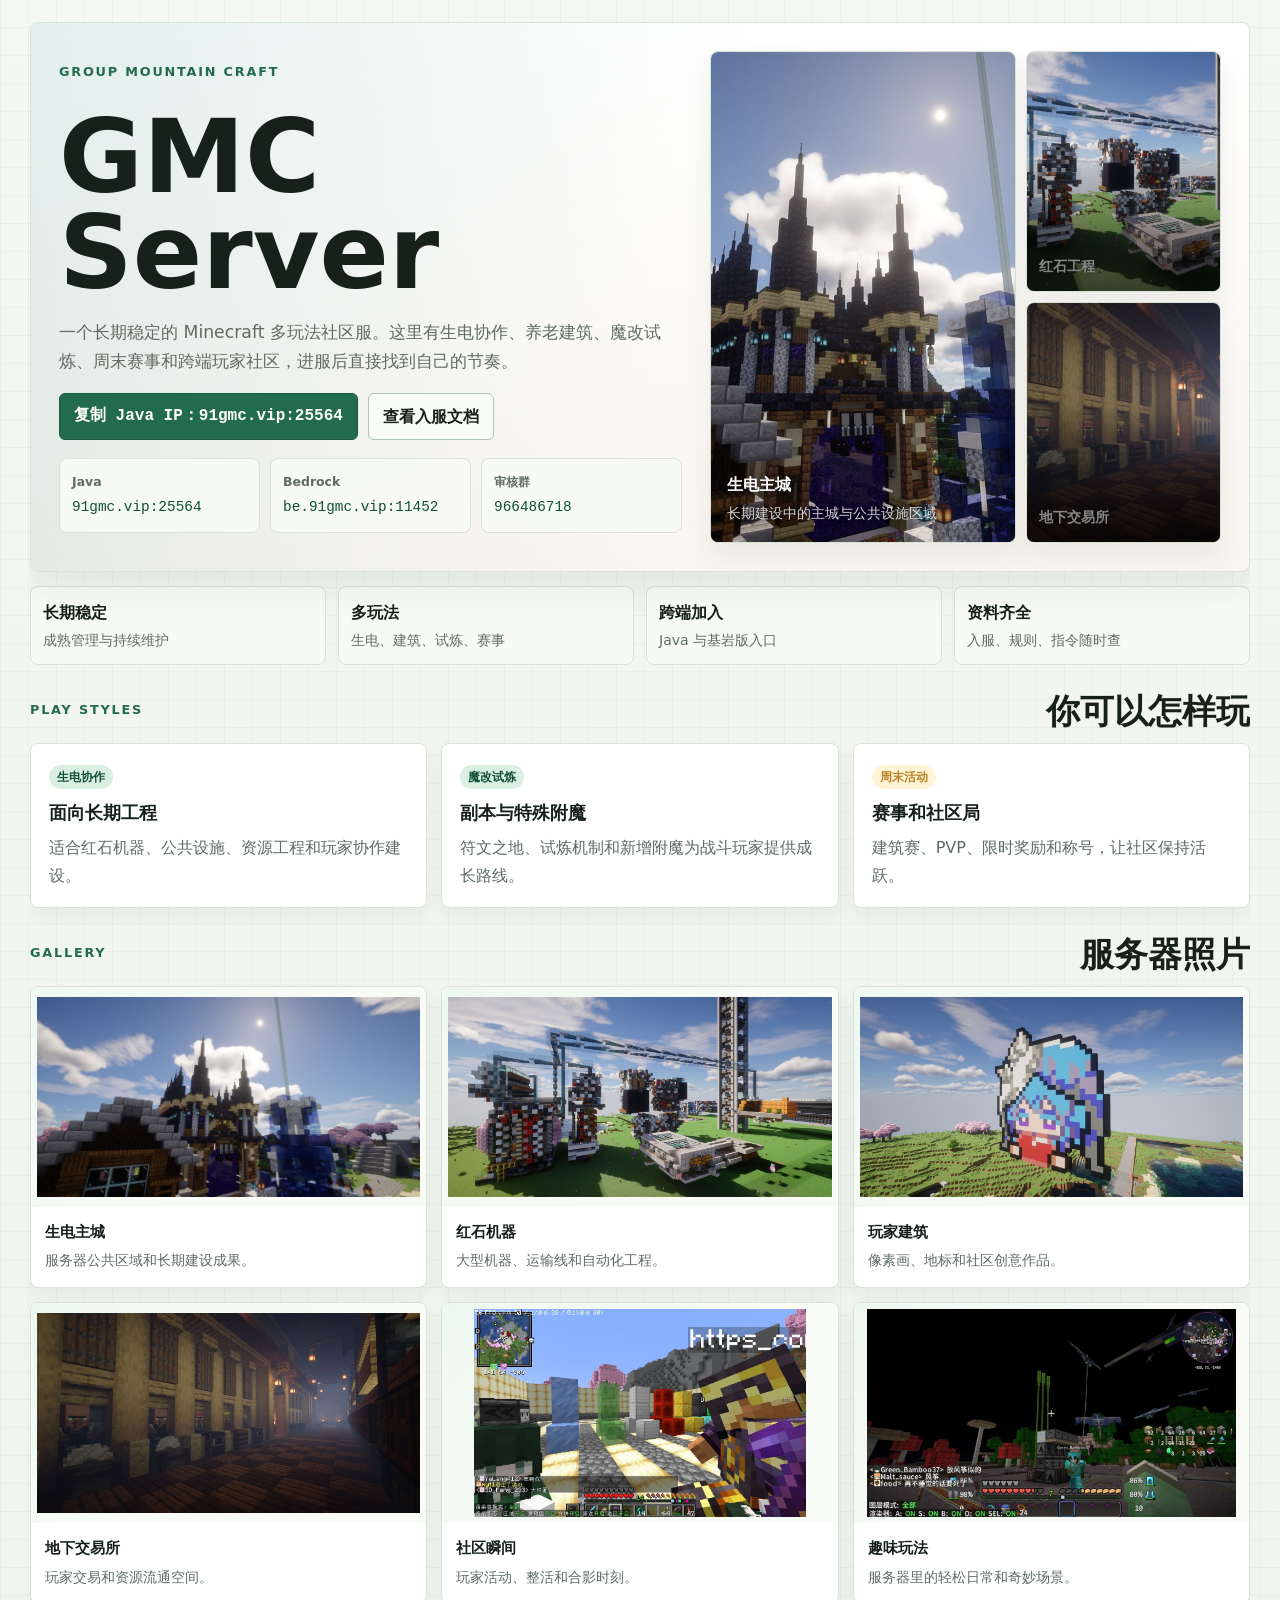
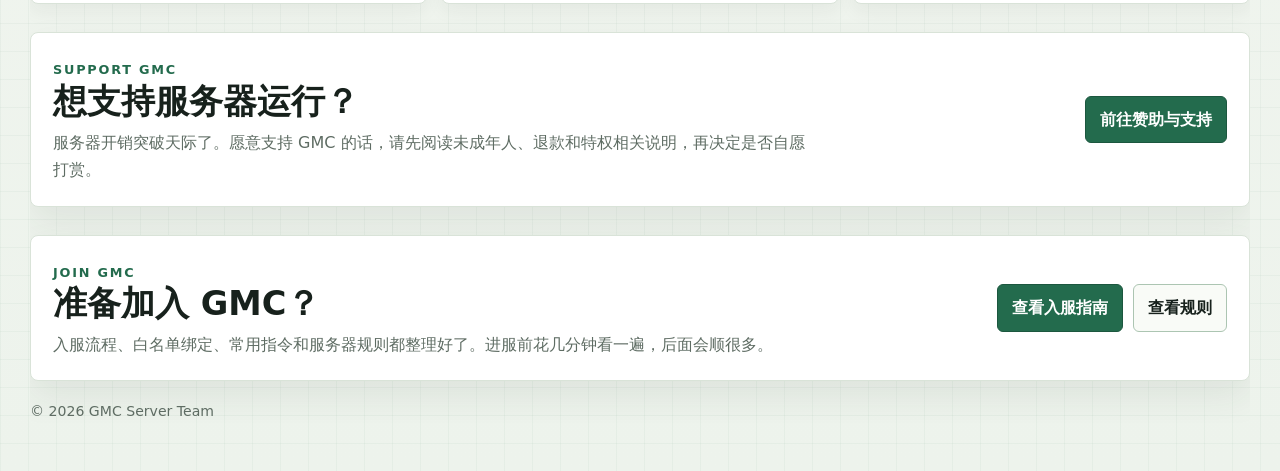
<file: index.html>
<!DOCTYPE html>
<html lang="zh-CN">
<head>
  <meta charset="UTF-8" />
  <meta name="viewport" content="width=device-width, initial-scale=1.0" />
  <title>GMC Server | 多玩法 Minecraft 社区服</title>
  <meta name="description" content="GMC Server 官网，展示服务器玩法、连接方式、社区活动与文档入口。" />
  <meta name="theme-color" content="#101612" media="(prefers-color-scheme: dark)" />
  <meta name="theme-color" content="#f5f7f2" media="(prefers-color-scheme: light)" />
  <link rel="icon" href="./assets/icon.jpg" type="image/jpeg" />
  <link rel="apple-touch-icon" href="./assets/icon.jpg" />
  <link rel="stylesheet" href="./assets/site.css" />
</head>
<body class="home-page">
  <div class="site-shell">
    <header class="home-hero reveal">
      <div class="hero-copy">
        <div class="hero-kicker">Group Mountain Craft</div>
        <h1 class="hero-title">GMC Server</h1>
        <p class="hero-desc">
          一个长期稳定的 Minecraft 多玩法社区服。这里有生电协作、养老建筑、魔改试炼、周末赛事和跨端玩家社区，进服后直接找到自己的节奏。
        </p>
        <div class="btn-row">
          <button class="btn btn-primary mono" type="button" data-copy="91gmc.vip:25564" data-copy-label="Java 版 IP 已复制">复制 Java IP：91gmc.vip:25564</button>
          <a class="btn" href="wiki.html">查看入服文档</a>
        </div>
        <dl class="connect-list" aria-label="服务器连接信息">
          <div>
            <dt>Java</dt>
            <dd class="mono">91gmc.vip:25564</dd>
          </div>
          <div>
            <dt>Bedrock</dt>
            <dd class="mono">be.91gmc.vip:11452</dd>
          </div>
          <div>
            <dt>审核群</dt>
            <dd class="mono">966486718</dd>
          </div>
        </dl>
      </div>

      <div class="photo-stack" aria-label="服务器照片展示">
        <figure class="server-shot main-shot">
          <img src="./assets/showcase/main-city.jpg" alt="GMC 生电主城与社区建筑群" />
          <figcaption>
            <strong>生电主城</strong>
            <span>长期建设中的主城与公共设施区域</span>
          </figcaption>
        </figure>
        <figure class="server-shot small-shot">
          <img src="./assets/showcase/redstone-machines.jpg" alt="GMC 红石机器与工程设施" />
          <figcaption>红石工程</figcaption>
        </figure>
        <figure class="server-shot small-shot accent-shot">
          <img src="./assets/showcase/market-hall.jpg" alt="GMC 地下交易所" />
          <figcaption>地下交易所</figcaption>
        </figure>
      </div>
    </header>

    <section class="quick-strip reveal" aria-label="服务器亮点">
      <div>
        <strong>长期稳定</strong>
        <span>成熟管理与持续维护</span>
      </div>
      <div>
        <strong>多玩法</strong>
        <span>生电、建筑、试炼、赛事</span>
      </div>
      <div>
        <strong>跨端加入</strong>
        <span>Java 与基岩版入口</span>
      </div>
      <div>
        <strong>资料齐全</strong>
        <span>入服、规则、指令随时查</span>
      </div>
    </section>

    <section class="home-section reveal">
      <div class="section-heading">
        <span class="eyebrow">Play Styles</span>
        <h2>你可以怎样玩</h2>
      </div>
      <div class="feature-grid">
        <a class="card" href="wiki.html#server-info">
          <span class="chip">生电协作</span>
          <h3>面向长期工程</h3>
          <p>适合红石机器、公共设施、资源工程和玩家协作建设。</p>
        </a>
        <a class="card" href="wiki.html#rune">
          <span class="chip">魔改试炼</span>
          <h3>副本与特殊附魔</h3>
          <p>符文之地、试炼机制和新增附魔为战斗玩家提供成长路线。</p>
        </a>
        <a class="card" href="actives.html">
          <span class="chip hot-chip">周末活动</span>
          <h3>赛事和社区局</h3>
          <p>建筑赛、PVP、限时奖励和称号，让社区保持活跃。</p>
        </a>
      </div>
    </section>

    <section class="home-section gallery-section reveal">
      <div class="section-heading">
        <span class="eyebrow">Gallery</span>
        <h2>服务器照片</h2>
      </div>
      <div class="gallery-grid">
        <figure class="gallery-card">
          <img src="./assets/showcase/main-city.jpg" alt="GMC 生电主城" />
          <figcaption><strong>生电主城</strong><span>服务器公共区域和长期建设成果。</span></figcaption>
        </figure>
        <figure class="gallery-card">
          <img src="./assets/showcase/redstone-machines.jpg" alt="GMC 红石机器" />
          <figcaption><strong>红石机器</strong><span>大型机器、运输线和自动化工程。</span></figcaption>
        </figure>
        <figure class="gallery-card">
          <img src="./assets/showcase/pixel-art.jpg" alt="GMC 可爱像素画建筑" />
          <figcaption><strong>玩家建筑</strong><span>像素画、地标和社区创意作品。</span></figcaption>
        </figure>
        <figure class="gallery-card">
          <img src="./assets/showcase/market-hall.jpg" alt="GMC 地下交易所" />
          <figcaption><strong>地下交易所</strong><span>玩家交易和资源流通空间。</span></figcaption>
        </figure>
        <figure class="gallery-card">
          <img src="./assets/showcase/community-ritual.jpg" alt="GMC 玩家举行神秘仪式" />
          <figcaption><strong>社区瞬间</strong><span>玩家活动、整活和合影时刻。</span></figcaption>
        </figure>
        <figure class="gallery-card">
          <img src="./assets/showcase/night-kite.jpg" alt="GMC 夜里放风筝" />
          <figcaption><strong>趣味玩法</strong><span>服务器里的轻松日常和奇妙场景。</span></figcaption>
        </figure>
      </div>
    </section>

    <section class="home-section support-cta reveal">
      <div>
        <span class="eyebrow">Support GMC</span>
        <h2>想支持服务器运行？</h2>
        <p>服务器开销突破天际了。愿意支持 GMC 的话，请先阅读未成年人、退款和特权相关说明，再决定是否自愿打赏。</p>
      </div>
      <div class="btn-row">
        <a class="btn btn-primary" href="support.html">前往赞助与支持</a>
      </div>
    </section>

    <section class="home-section docs-cta reveal">
      <div>
        <span class="eyebrow">Join GMC</span>
        <h2>准备加入 GMC？</h2>
        <p>入服流程、白名单绑定、常用指令和服务器规则都整理好了。进服前花几分钟看一遍，后面会顺很多。</p>
      </div>
      <div class="btn-row">
        <a class="btn btn-primary" href="wiki.html">查看入服指南</a>
        <a class="btn" href="rules.html">查看规则</a>
      </div>
    </section>

    <p class="footer">© 2026 GMC Server Team</p>
  </div>

  <div id="toast" class="toast" role="status" aria-live="polite" hidden></div>

  <script src="./assets/site.js"></script>
</body>
</html>
</file>
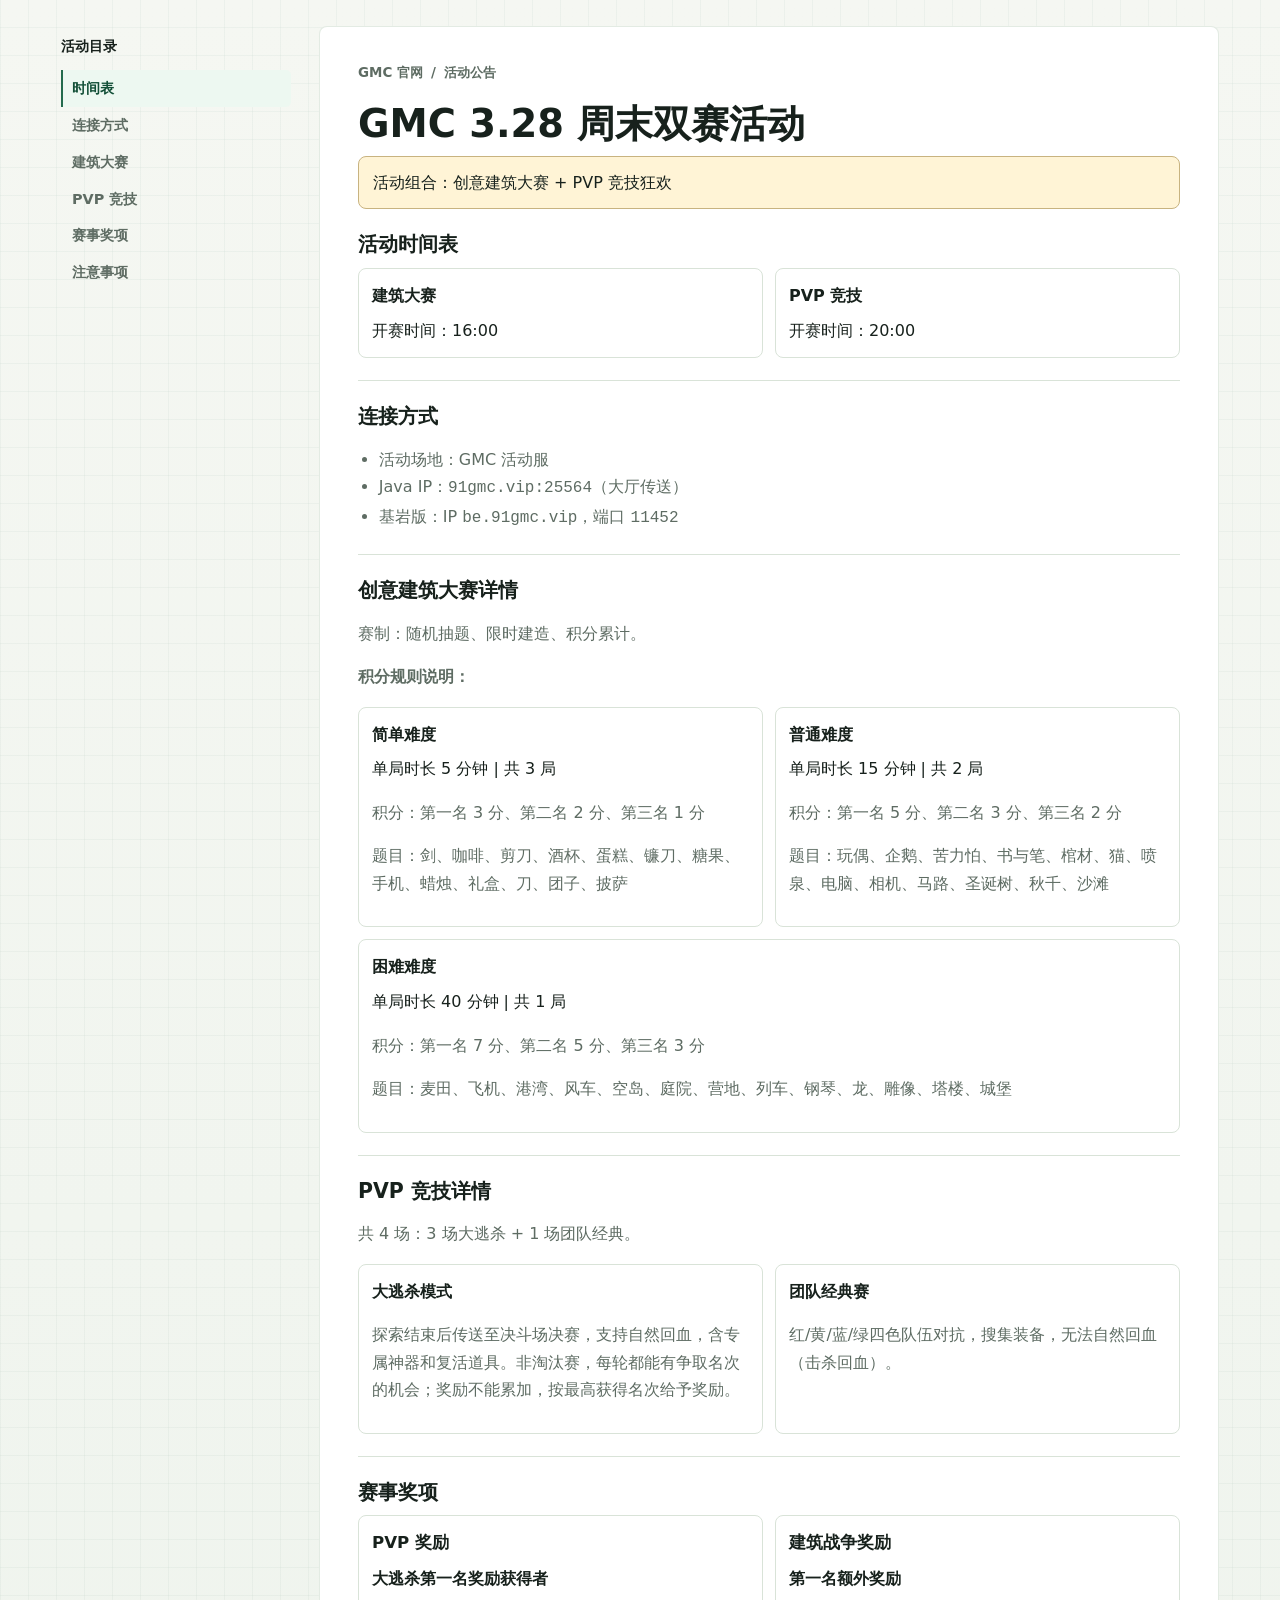
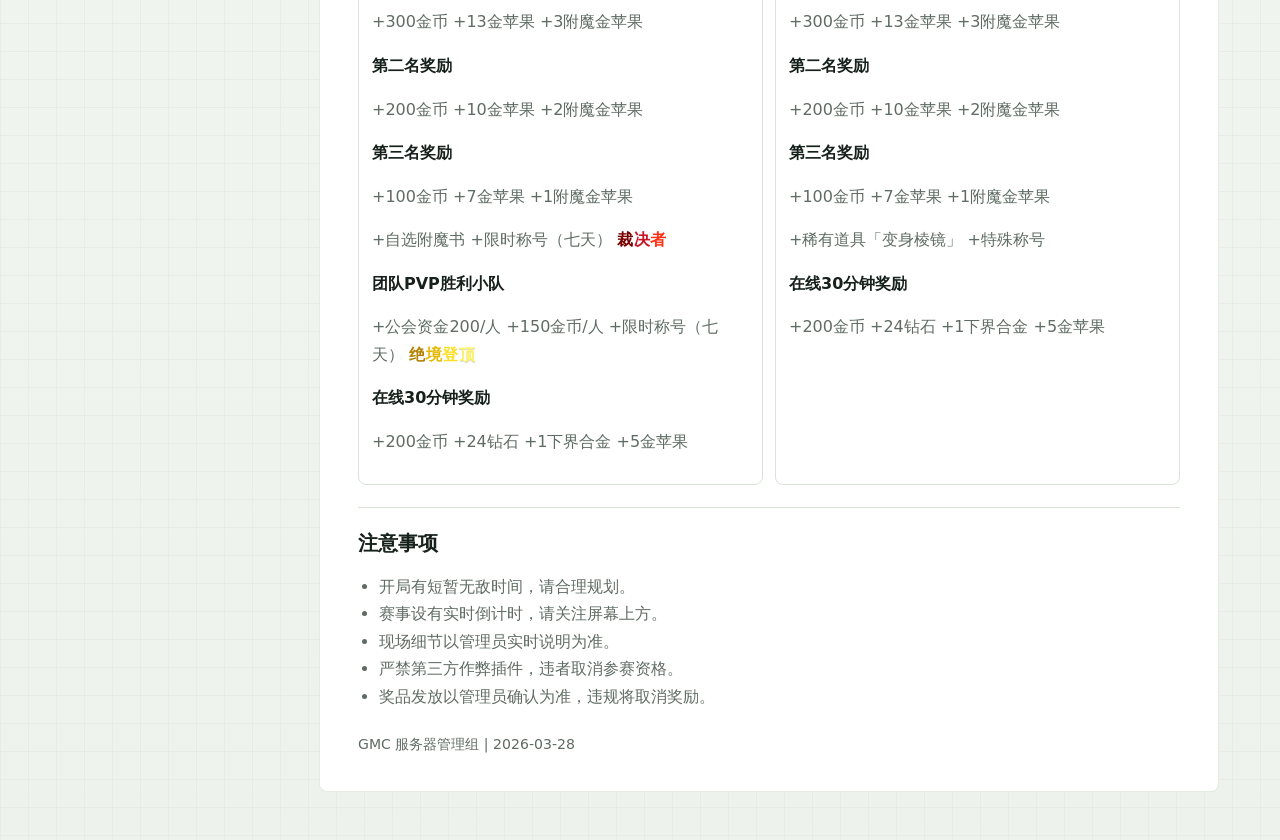
<file: actives.html>
<!DOCTYPE html>
<html lang="zh-CN">
<head>
  <meta charset="UTF-8" />
  <meta name="viewport" content="width=device-width, initial-scale=1.0" />
  <title>GMC 周末活动公告</title>
  <meta name="description" content="GMC 周末活动公告，查看建筑大赛、PVP 竞技、时间表、连接方式、奖励和注意事项。" />
  <meta name="theme-color" content="#101612" media="(prefers-color-scheme: dark)" />
  <meta name="theme-color" content="#f5f7f2" media="(prefers-color-scheme: light)" />
  <link rel="icon" href="./assets/icon.jpg" type="image/jpeg" />
  <link rel="apple-touch-icon" href="./assets/icon.jpg" />
  <link rel="stylesheet" href="./assets/site.css" />
</head>
<body class="docs-page">
  <div class="site-shell">
    <div class="page-layout">
      <aside class="toc panel reveal">
        <h3>活动目录</h3>
        <a href="#schedule">时间表</a>
        <a href="#connect">连接方式</a>
        <a href="#build">建筑大赛</a>
        <a href="#pvp">PVP 竞技</a>
        <a href="#rewards">赛事奖项</a>
        <a href="#notes">注意事项</a>
      </aside>

      <main class="content panel reveal activity-main">
        <div class="doc-breadcrumb"><a href="index.html">GMC 官网</a><span>/</span><span>活动公告</span></div>
        <h1>GMC 3.28 周末双赛活动</h1>
        <div class="gold-box">活动组合：创意建筑大赛 + PVP 竞技狂欢</div>

        <details class="mobile-toc panel reveal" id="mobile-toc">
          <summary>活动目录</summary>
          <div class="mobile-toc-links">
            <a href="#schedule">时间表</a>
            <a href="#connect">连接方式</a>
            <a href="#build">建筑大赛</a>
            <a href="#pvp">PVP 竞技</a>
            <a href="#rewards">赛事奖项</a>
            <a href="#notes">注意事项</a>
          </div>
        </details>

        <section class="section-card" id="schedule">
          <h2>活动时间表</h2>
          <div class="event-grid">
            <div class="event-pill">
              <h4>建筑大赛</h4>
              <div>开赛时间：16:00</div>
            </div>
            <div class="event-pill">
              <h4>PVP 竞技</h4>
              <div>开赛时间：20:00</div>
            </div>
          </div>
        </section>

      <section class="section-card" id="connect">
        <h2>连接方式</h2>
        <ul>
          <li>活动场地：GMC 活动服</li>
          <li>Java IP：<span class="mono">91gmc.vip:25564</span>（大厅传送）</li>
          <li>基岩版：IP <span class="mono">be.91gmc.vip</span>，端口 <span class="mono">11452</span></li>
        </ul>
      </section>

      <section class="section-card" id="build">
        <h2>创意建筑大赛详情</h2>
        <p>赛制：随机抽题、限时建造、积分累计。</p>
        <p><strong>积分规则说明：</strong></p>
        <div class="event-grid">
          <div class="event-pill">
            <h4>简单难度</h4>
            <div>单局时长 5 分钟 | 共 3 局</div>
            <p>积分：第一名 3 分、第二名 2 分、第三名 1 分</p>
            <p>题目：剑、咖啡、剪刀、酒杯、蛋糕、镰刀、糖果、手机、蜡烛、礼盒、刀、团子、披萨</p>
          </div>
          <div class="event-pill">
            <h4>普通难度</h4>
            <div>单局时长 15 分钟 | 共 2 局</div>
            <p>积分：第一名 5 分、第二名 3 分、第三名 2 分</p>
            <p>题目：玩偶、企鹅、苦力怕、书与笔、棺材、猫、喷泉、电脑、相机、马路、圣诞树、秋千、沙滩</p>
          </div>
          <div class="event-pill full-row">
            <h4>困难难度</h4>
            <div>单局时长 40 分钟 | 共 1 局</div>
            <p>积分：第一名 7 分、第二名 5 分、第三名 3 分</p>
            <p>题目：麦田、飞机、港湾、风车、空岛、庭院、营地、列车、钢琴、龙、雕像、塔楼、城堡</p>
          </div>
        </div>
      </section>

      <section class="section-card" id="pvp">
        <h2>PVP 竞技详情</h2>
        <p>共 4 场：3 场大逃杀 + 1 场团队经典。</p>
        <div class="event-grid">
          <div class="event-pill">
            <h4>大逃杀模式</h4>
            <p>探索结束后传送至决斗场决赛，支持自然回血，含专属神器和复活道具。非淘汰赛，每轮都能有争取名次的机会；奖励不能累加，按最高获得名次给予奖励。</p>
          </div>
          <div class="event-pill">
            <h4>团队经典赛</h4>
            <p>红/黄/蓝/绿四色队伍对抗，搜集装备，无法自然回血（击杀回血）。</p>
          </div>
        </div>
      </section>

      <section class="section-card" id="rewards">
        <h2>赛事奖项</h2>
        <div class="reward-grid">
          <div class="reward-card">
            <h3>PVP 奖励</h3>
            <h4>大逃杀第一名奖励获得者</h4>
            <p>+300金币 +13金苹果 +3附魔金苹果</p>
            <h4>第二名奖励</h4>
            <p>+200金币 +10金苹果 +2附魔金苹果</p>
            <h4>第三名奖励</h4>
            <p>+100金币 +7金苹果 +1附魔金苹果</p>
            <p>+自选附魔书 +限时称号（七天）
              <span class="colored-title title-judge">
                <span>裁</span><span>决</span><span>者</span>
              </span>
            </p>
            <h4>团队PVP胜利小队</h4>
            <p>+公会资金200/人 +150金币/人 +限时称号（七天）
              <span class="colored-title title-peak">
                <span>绝</span><span>境</span><span>登</span><span>顶</span>
              </span>
            </p>
            <h4>在线30分钟奖励</h4>
            <p>+200金币 +24钻石 +1下界合金 +5金苹果</p>
          </div>
          <div class="reward-card">
            <h3>建筑战争奖励</h3>
            <h4>第一名额外奖励</h4>
            <p>+300金币 +13金苹果 +3附魔金苹果</p>
            <h4>第二名奖励</h4>
            <p>+200金币 +10金苹果 +2附魔金苹果</p>
            <h4>第三名奖励</h4>
            <p>+100金币 +7金苹果 +1附魔金苹果</p>
            <p>+稀有道具「变身棱镜」 +特殊称号</p>
            <h4>在线30分钟奖励</h4>
            <p>+200金币 +24钻石 +1下界合金 +5金苹果</p>
          </div>
        </div>
      </section>

      <section class="section-card" id="notes">
        <h2>注意事项</h2>
        <ul>
          <li>开局有短暂无敌时间，请合理规划。</li>
          <li>赛事设有实时倒计时，请关注屏幕上方。</li>
          <li>现场细节以管理员实时说明为准。</li>
          <li>严禁第三方作弊插件，违者取消参赛资格。</li>
          <li>奖品发放以管理员确认为准，违规将取消奖励。</li>
        </ul>
      </section>

        <p class="footer">GMC 服务器管理组 | 2026-03-28</p>
      </main>
    </div>
  </div>

  <div id="toast" class="toast" role="status" aria-live="polite" hidden></div>
  <script src="./assets/site.js"></script>
</body>
</html>
</file>
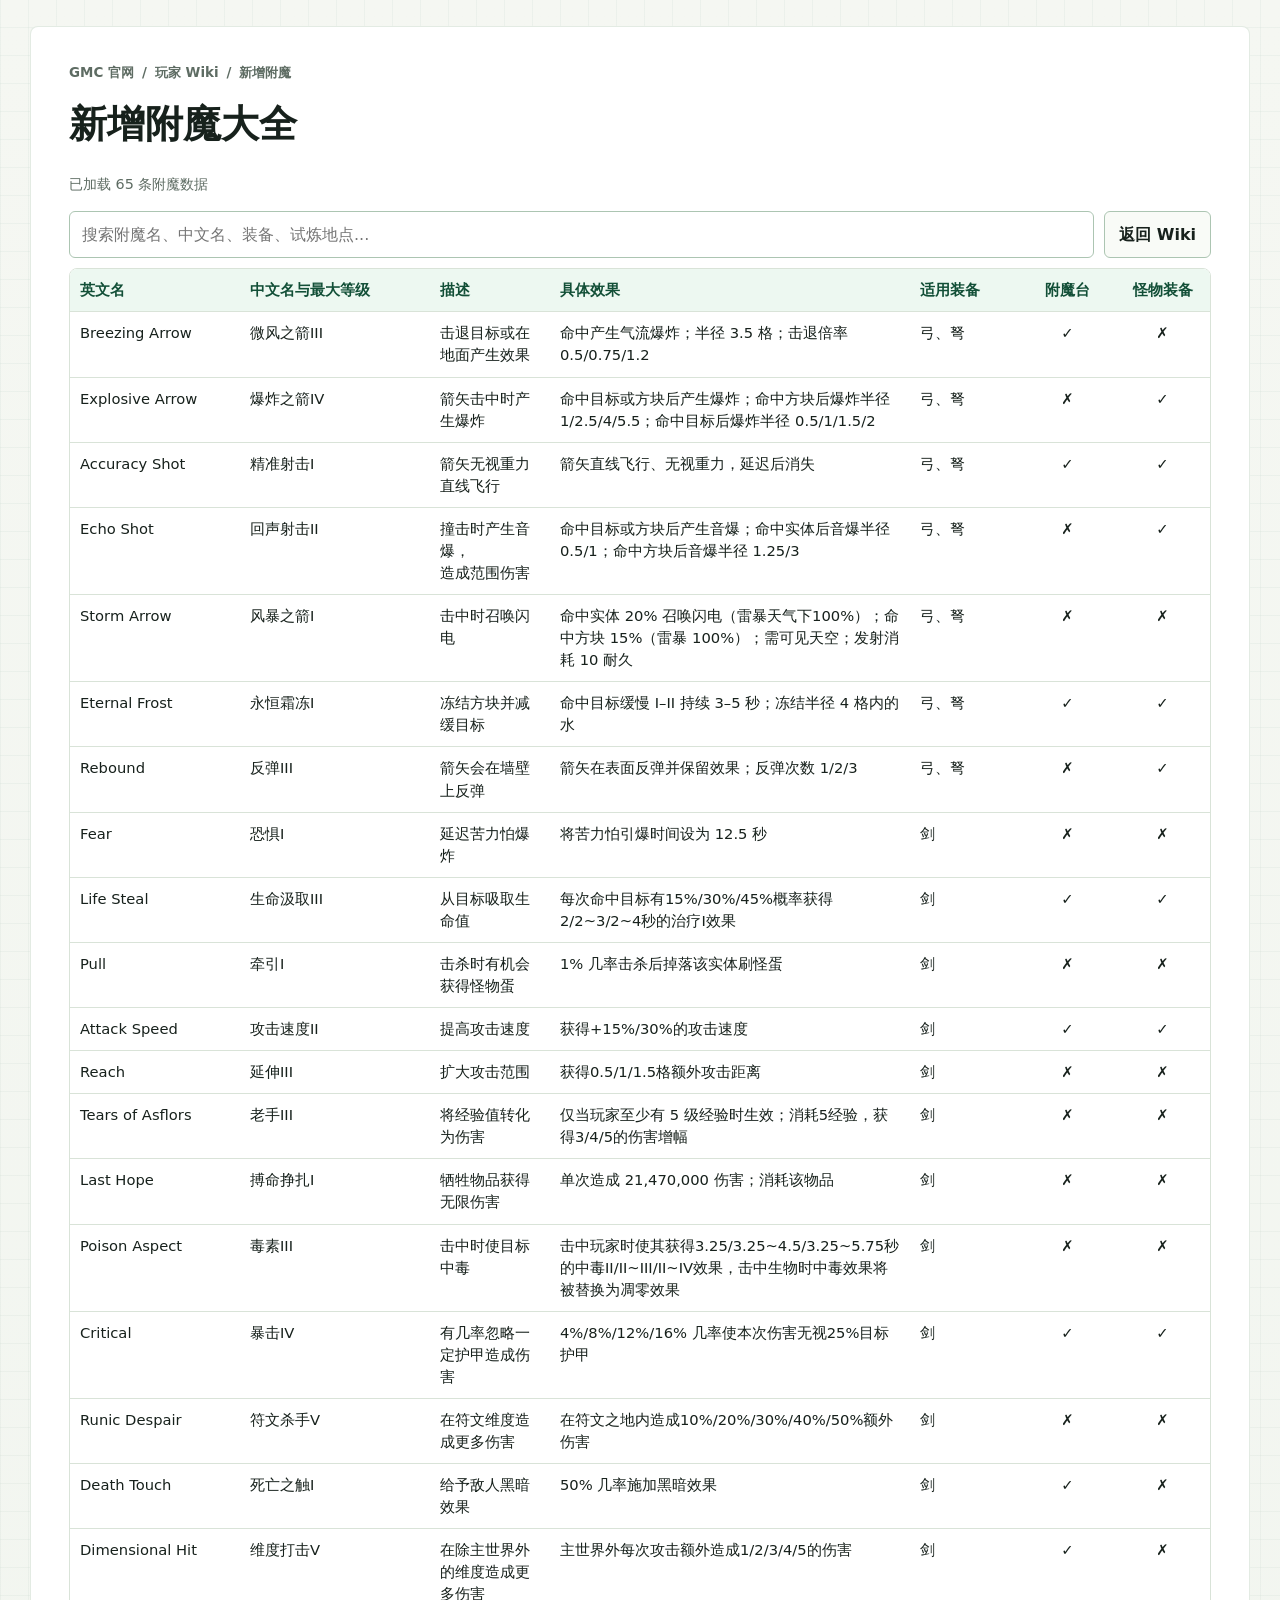
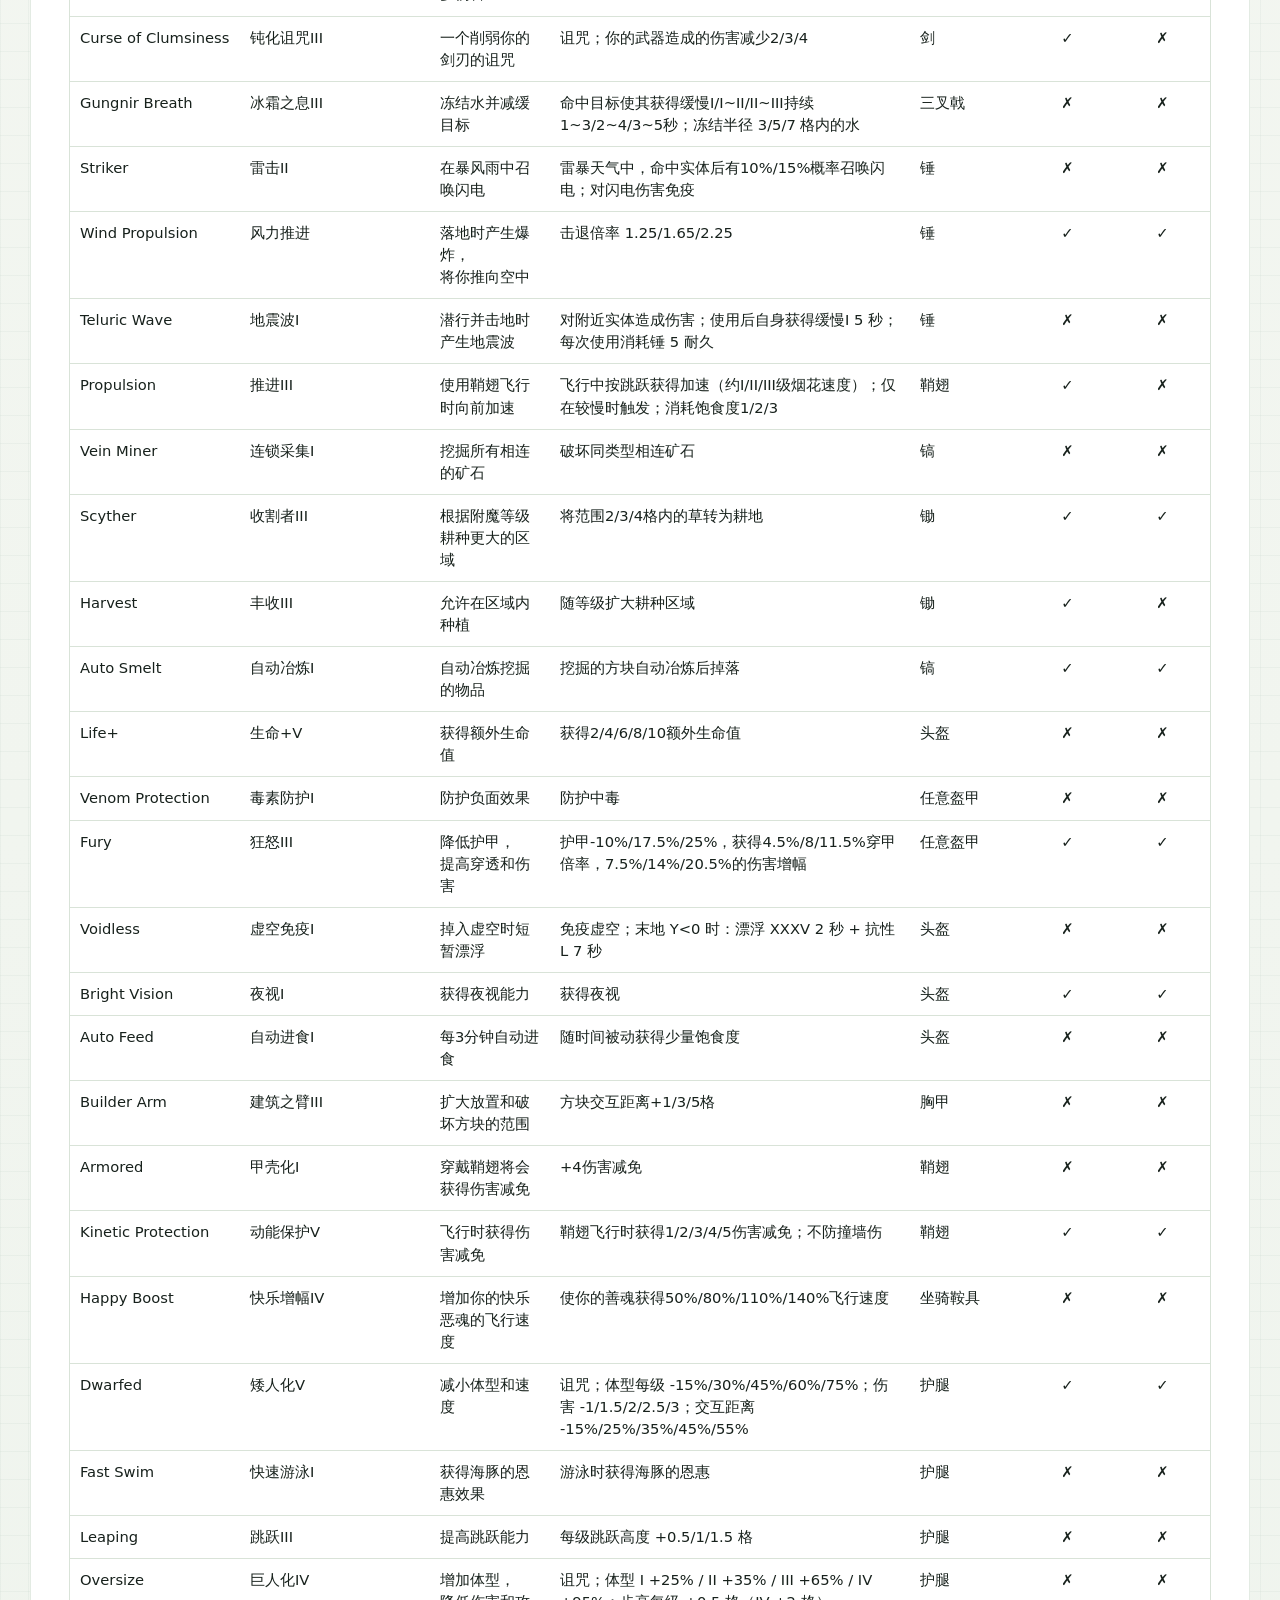
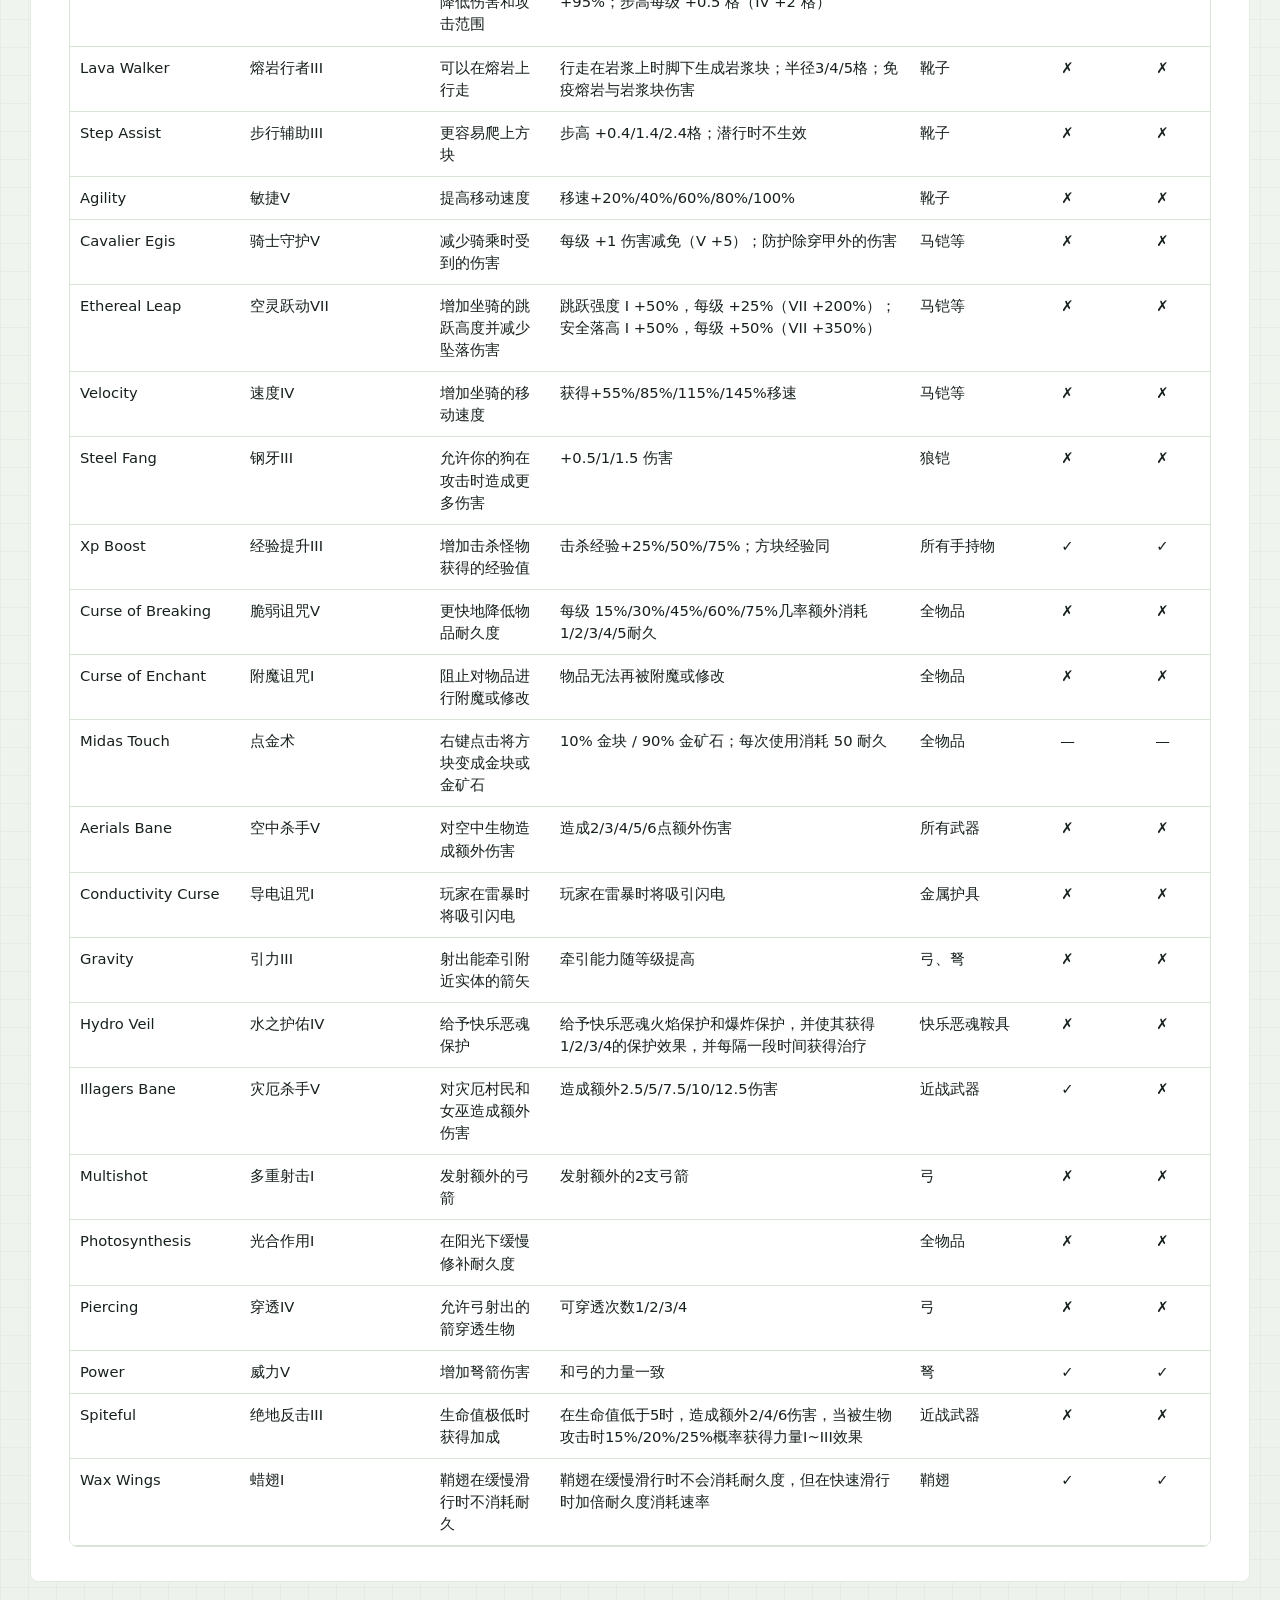
<file: enchant.html>
<!DOCTYPE html>
<html lang="zh-CN">
<head>
  <meta charset="UTF-8" />
  <meta name="viewport" content="width=device-width, initial-scale=1.0" />
  <title>GMC 新增附魔大全</title>
  <meta name="description" content="GMC 新增附魔大全，支持搜索附魔名称、中文名、适用装备、获取方式和试炼地点。" />
  <meta name="theme-color" content="#101612" media="(prefers-color-scheme: dark)" />
  <meta name="theme-color" content="#f5f7f2" media="(prefers-color-scheme: light)" />
  <link rel="icon" href="./assets/icon.jpg" type="image/jpeg" />
  <link rel="apple-touch-icon" href="./assets/icon.jpg" />
  <link rel="stylesheet" href="./assets/site.css" />
</head>
<body class="docs-page">
  <div class="site-shell">
    <main class="content panel enchant-page reveal" id="enchantMain">
      <div class="doc-breadcrumb"><a href="index.html">GMC 官网</a><span>/</span><a href="wiki.html#enchant">玩家 Wiki</a><span>/</span><span>新增附魔</span></div>
      <h1>新增附魔大全</h1>

      <p class="muted" id="statusText">正在加载附魔数据...</p>

      <div class="toolbar">
        <input id="searchInput" type="search" autocomplete="off" placeholder="搜索附魔名、中文名、装备、试炼地点..." aria-label="搜索附魔" />
        <a class="btn" href="wiki.html#enchant">返回 Wiki</a>
      </div>

      <div class="table-wrap">
        <table id="enchantTable">
          <thead></thead>
          <tbody></tbody>
        </table>
      </div>
    </main>
  </div>

  <div id="toast" class="toast" role="status" aria-live="polite" hidden></div>

  <script src="./enchantments-data.js"></script>
  <script src="./assets/site.js"></script>
  <script src="./assets/enchant.js"></script>
</body>
</html>
</file>
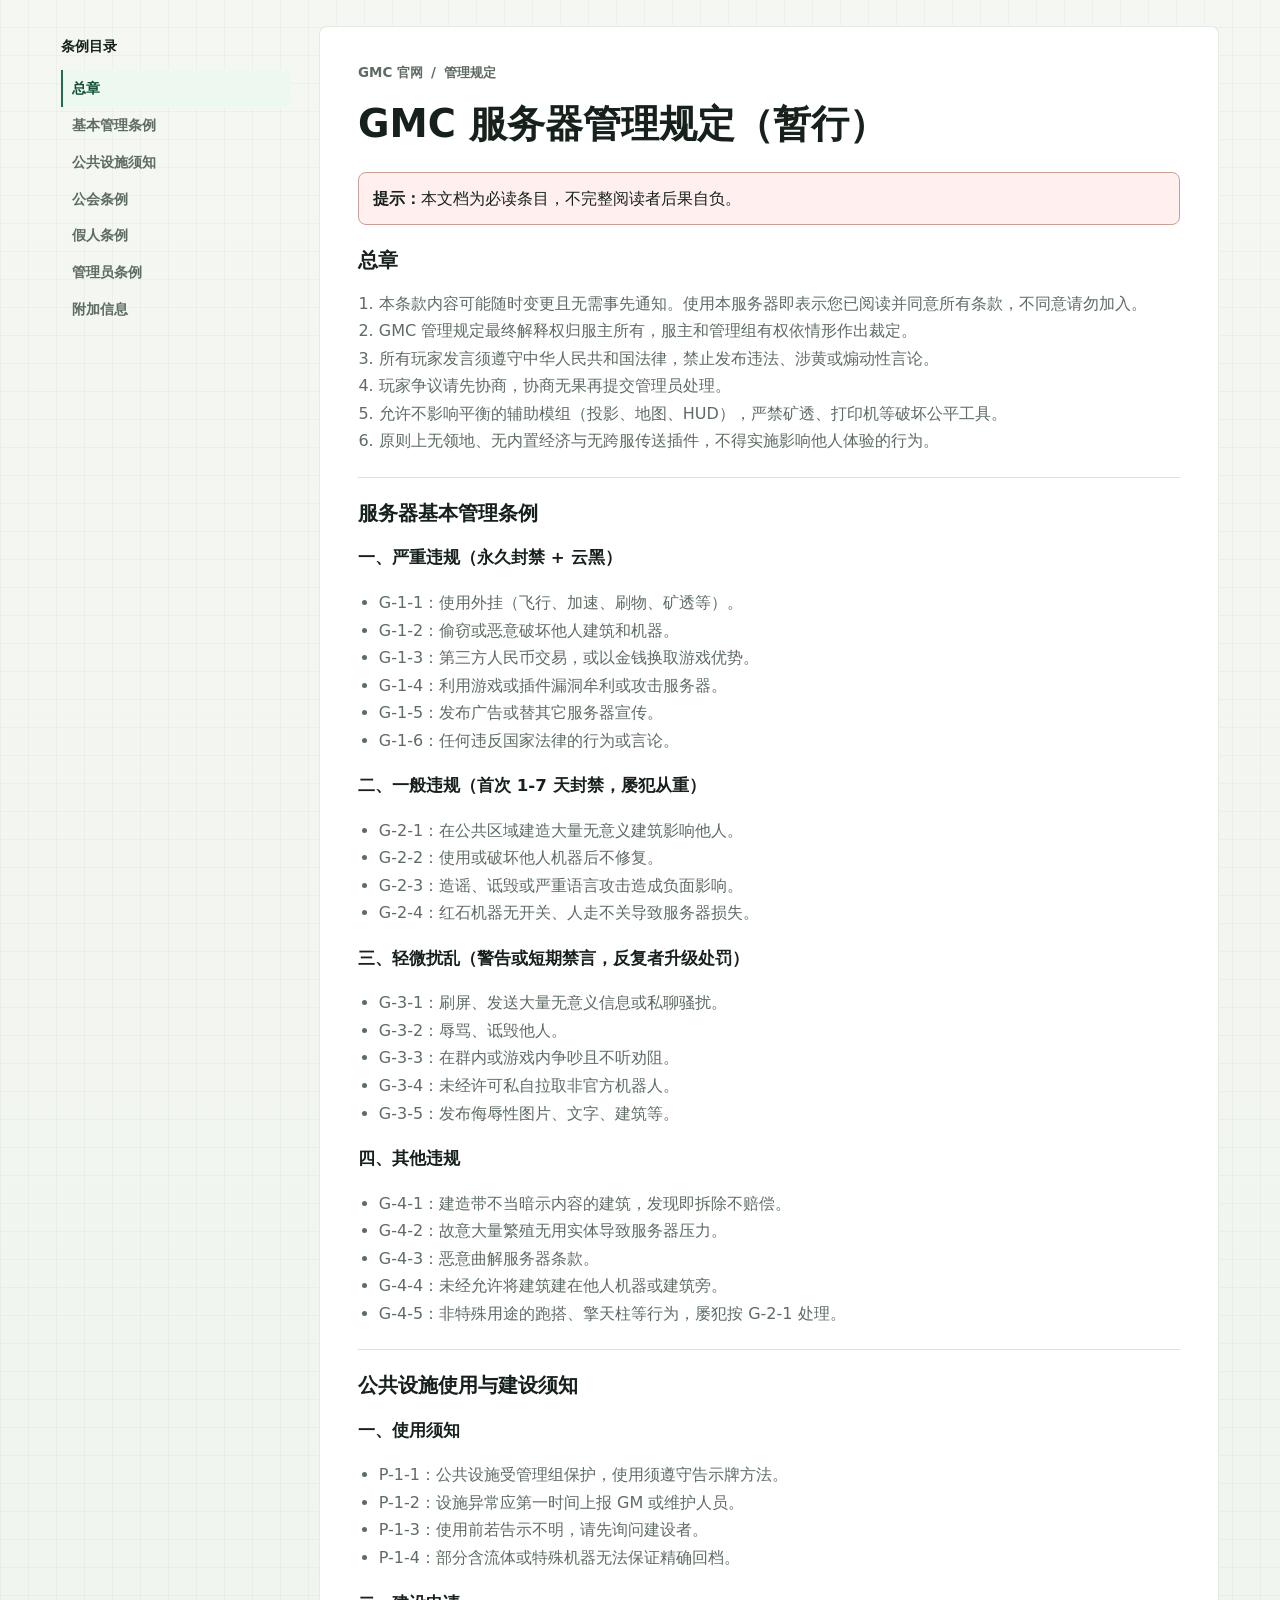
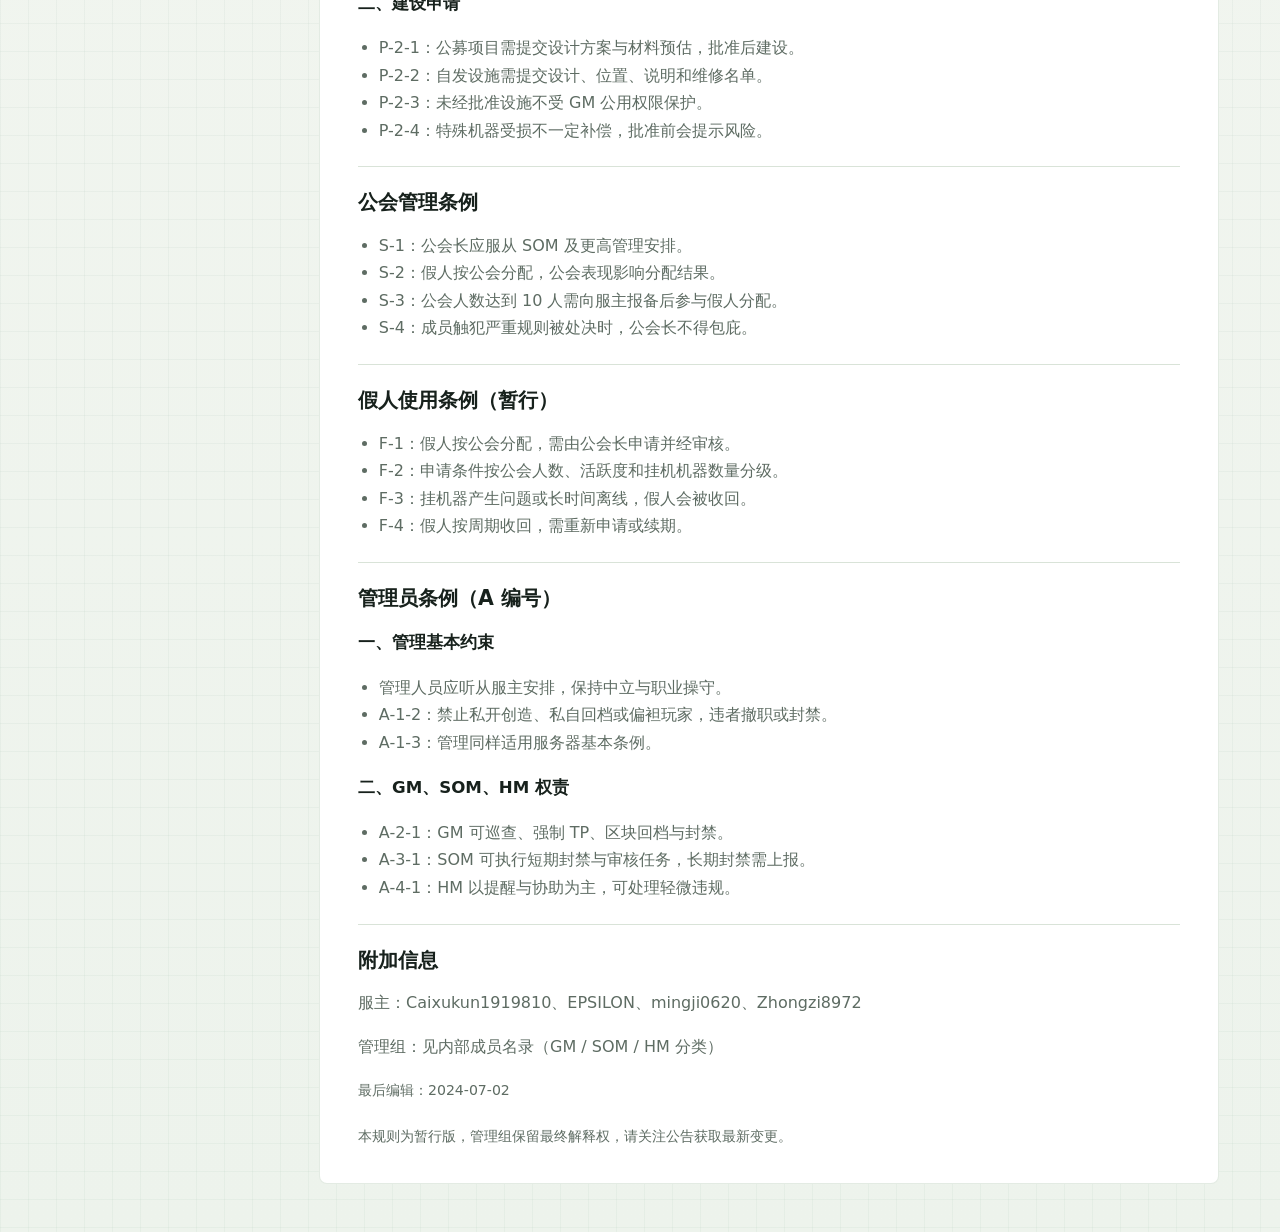
<file: rules.html>
<!DOCTYPE html>
<html lang="zh-CN">
<head>
  <meta charset="UTF-8" />
  <meta name="viewport" content="width=device-width, initial-scale=1.0" />
  <title>GMC 服务器管理规定</title>
  <meta name="description" content="GMC 服务器管理规定，包含总章、违规分级、公共设施、公会、假人和管理员条例。" />
  <meta name="theme-color" content="#101612" media="(prefers-color-scheme: dark)" />
  <meta name="theme-color" content="#f5f7f2" media="(prefers-color-scheme: light)" />
  <link rel="icon" href="./assets/icon.jpg" type="image/jpeg" />
  <link rel="apple-touch-icon" href="./assets/icon.jpg" />
  <link rel="stylesheet" href="./assets/site.css" />
</head>
<body class="docs-page">
  <div class="site-shell">
    <div class="page-layout">
      <aside class="toc panel reveal">
        <h3>条例目录</h3>
        <a href="#total">总章</a>
        <a href="#basic">基本管理条例</a>
        <a href="#public">公共设施须知</a>
        <a href="#guild">公会条例</a>
        <a href="#fake">假人条例</a>
        <a href="#admin">管理员条例</a>
        <a href="#contact">附加信息</a>
      </aside>

      <main class="content panel reveal">
        <div class="doc-breadcrumb"><a href="index.html">GMC 官网</a><span>/</span><span>管理规定</span></div>
        <h1>GMC 服务器管理规定（暂行）</h1>
        <div class="warn-box"><strong>提示：</strong>本文档为必读条目，不完整阅读者后果自负。</div>

        <details class="mobile-toc panel reveal" id="mobile-toc">
          <summary>条例目录</summary>
          <div class="mobile-toc-links">
            <a href="#total">总章</a>
            <a href="#basic">基本管理条例</a>
            <a href="#public">公共设施须知</a>
            <a href="#guild">公会条例</a>
            <a href="#fake">假人条例</a>
            <a href="#admin">管理员条例</a>
            <a href="#contact">附加信息</a>
          </div>
        </details>

        <section id="total" class="section-card">
          <h2>总章</h2>
          <ol>
            <li>本条款内容可能随时变更且无需事先通知。使用本服务器即表示您已阅读并同意所有条款，不同意请勿加入。</li>
            <li>GMC 管理规定最终解释权归服主所有，服主和管理组有权依情形作出裁定。</li>
            <li>所有玩家发言须遵守中华人民共和国法律，禁止发布违法、涉黄或煽动性言论。</li>
            <li>玩家争议请先协商，协商无果再提交管理员处理。</li>
            <li>允许不影响平衡的辅助模组（投影、地图、HUD），严禁矿透、打印机等破坏公平工具。</li>
            <li>原则上无领地、无内置经济与无跨服传送插件，不得实施影响他人体验的行为。</li>
          </ol>
        </section>

        <section id="basic" class="section-card">
          <h2>服务器基本管理条例</h2>
          <h3>一、严重违规（永久封禁 + 云黑）</h3>
          <ul>
            <li>G-1-1：使用外挂（飞行、加速、刷物、矿透等）。</li>
            <li>G-1-2：偷窃或恶意破坏他人建筑和机器。</li>
            <li>G-1-3：第三方人民币交易，或以金钱换取游戏优势。</li>
            <li>G-1-4：利用游戏或插件漏洞牟利或攻击服务器。</li>
            <li>G-1-5：发布广告或替其它服务器宣传。</li>
            <li>G-1-6：任何违反国家法律的行为或言论。</li>
          </ul>

          <h3>二、一般违规（首次 1-7 天封禁，屡犯从重）</h3>
          <ul>
            <li>G-2-1：在公共区域建造大量无意义建筑影响他人。</li>
            <li>G-2-2：使用或破坏他人机器后不修复。</li>
            <li>G-2-3：造谣、诋毁或严重语言攻击造成负面影响。</li>
            <li>G-2-4：红石机器无开关、人走不关导致服务器损失。</li>
          </ul>

          <h3>三、轻微扰乱（警告或短期禁言，反复者升级处罚）</h3>
          <ul>
            <li>G-3-1：刷屏、发送大量无意义信息或私聊骚扰。</li>
            <li>G-3-2：辱骂、诋毁他人。</li>
            <li>G-3-3：在群内或游戏内争吵且不听劝阻。</li>
            <li>G-3-4：未经许可私自拉取非官方机器人。</li>
            <li>G-3-5：发布侮辱性图片、文字、建筑等。</li>
          </ul>

          <h3>四、其他违规</h3>
          <ul>
            <li>G-4-1：建造带不当暗示内容的建筑，发现即拆除不赔偿。</li>
            <li>G-4-2：故意大量繁殖无用实体导致服务器压力。</li>
            <li>G-4-3：恶意曲解服务器条款。</li>
            <li>G-4-4：未经允许将建筑建在他人机器或建筑旁。</li>
            <li>G-4-5：非特殊用途的跑搭、擎天柱等行为，屡犯按 G-2-1 处理。</li>
          </ul>
        </section>

        <section id="public" class="section-card">
          <h2>公共设施使用与建设须知</h2>
          <h3>一、使用须知</h3>
          <ul>
            <li>P-1-1：公共设施受管理组保护，使用须遵守告示牌方法。</li>
            <li>P-1-2：设施异常应第一时间上报 GM 或维护人员。</li>
            <li>P-1-3：使用前若告示不明，请先询问建设者。</li>
            <li>P-1-4：部分含流体或特殊机器无法保证精确回档。</li>
          </ul>
          <h3>二、建设申请</h3>
          <ul>
            <li>P-2-1：公募项目需提交设计方案与材料预估，批准后建设。</li>
            <li>P-2-2：自发设施需提交设计、位置、说明和维修名单。</li>
            <li>P-2-3：未经批准设施不受 GM 公用权限保护。</li>
            <li>P-2-4：特殊机器受损不一定补偿，批准前会提示风险。</li>
          </ul>
        </section>

        <section id="guild" class="section-card">
          <h2>公会管理条例</h2>
          <ul>
            <li>S-1：公会长应服从 SOM 及更高管理安排。</li>
            <li>S-2：假人按公会分配，公会表现影响分配结果。</li>
            <li>S-3：公会人数达到 10 人需向服主报备后参与假人分配。</li>
            <li>S-4：成员触犯严重规则被处决时，公会长不得包庇。</li>
          </ul>
        </section>

        <section id="fake" class="section-card">
          <h2>假人使用条例（暂行）</h2>
          <ul>
            <li>F-1：假人按公会分配，需由公会长申请并经审核。</li>
            <li>F-2：申请条件按公会人数、活跃度和挂机机器数量分级。</li>
            <li>F-3：挂机器产生问题或长时间离线，假人会被收回。</li>
            <li>F-4：假人按周期收回，需重新申请或续期。</li>
          </ul>
        </section>

        <section id="admin" class="section-card">
          <h2>管理员条例（A 编号）</h2>
          <h3>一、管理基本约束</h3>
          <ul>
            <li>管理人员应听从服主安排，保持中立与职业操守。</li>
            <li>A-1-2：禁止私开创造、私自回档或偏袒玩家，违者撤职或封禁。</li>
            <li>A-1-3：管理同样适用服务器基本条例。</li>
          </ul>
          <h3>二、GM、SOM、HM 权责</h3>
          <ul>
            <li>A-2-1：GM 可巡查、强制 TP、区块回档与封禁。</li>
            <li>A-3-1：SOM 可执行短期封禁与审核任务，长期封禁需上报。</li>
            <li>A-4-1：HM 以提醒与协助为主，可处理轻微违规。</li>
          </ul>
        </section>

        <section id="contact" class="section-card">
          <h2>附加信息</h2>
          <p>服主：Caixukun1919810、EPSILON、mingji0620、Zhongzi8972</p>
          <p>管理组：见内部成员名录（GM / SOM / HM 分类）</p>
          <p class="footer">最后编辑：2024-07-02</p>
        </section>

        <p class="footer">本规则为暂行版，管理组保留最终解释权，请关注公告获取最新变更。</p>
      </main>

    </div>
  </div>

  <div id="toast" class="toast" role="status" aria-live="polite" hidden></div>
  <script src="./assets/site.js"></script>
</body>
</html>
</file>
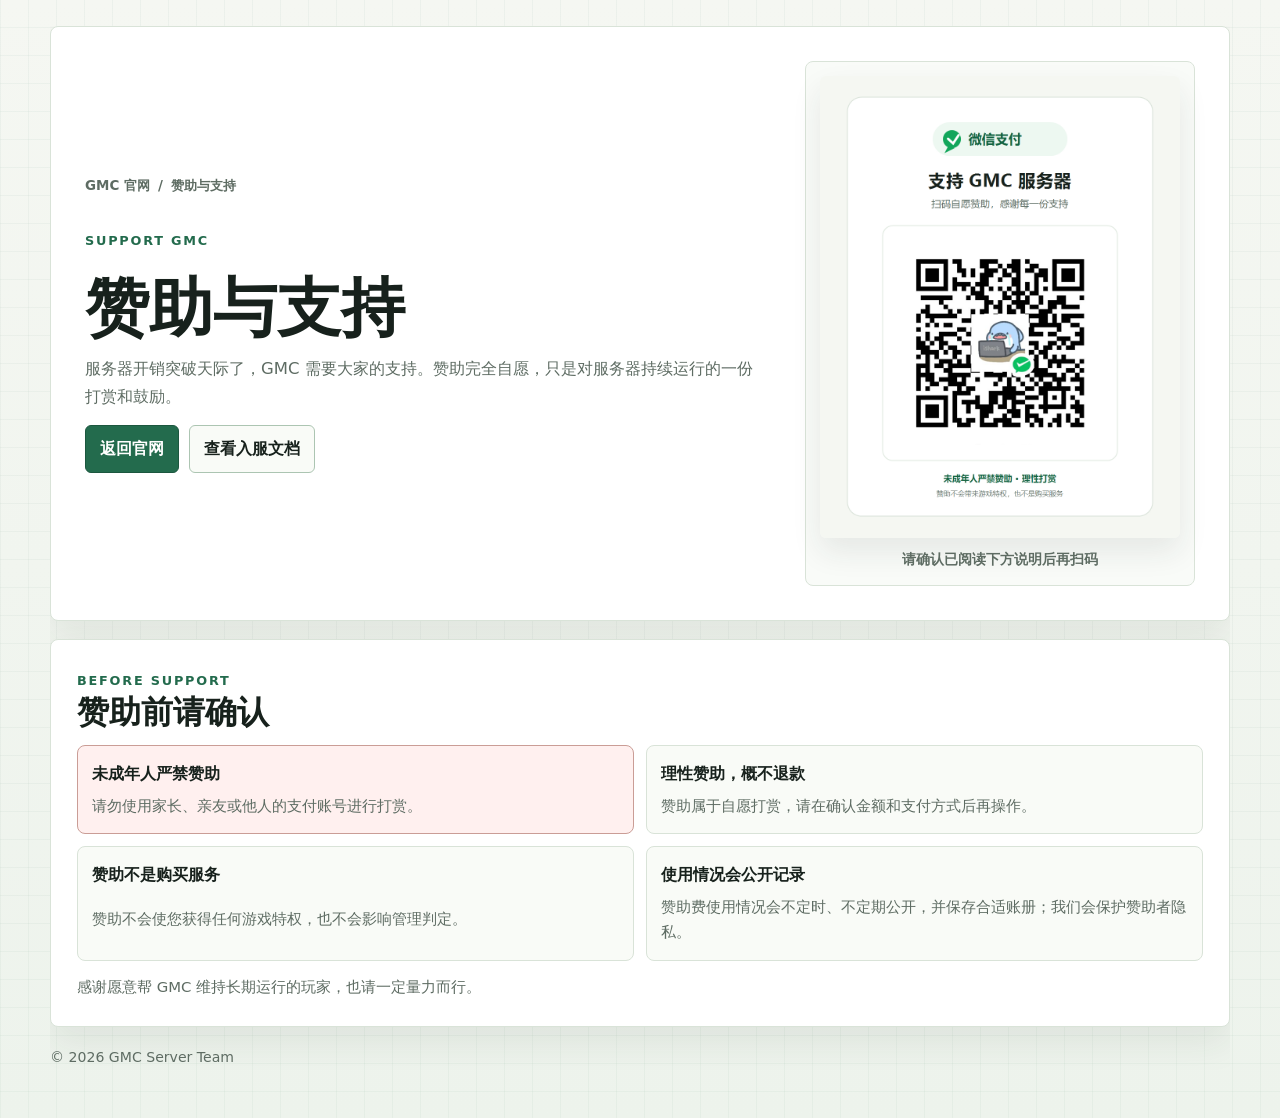
<file: support.html>
<!DOCTYPE html>
<html lang="zh-CN">
<head>
  <meta charset="UTF-8" />
  <meta name="viewport" content="width=device-width, initial-scale=1.0" />
  <title>赞助与支持 | GMC Server</title>
  <meta name="description" content="GMC Server 赞助与支持页面，包含自愿赞助二维码、未成年人限制、退款说明与赞助使用说明。" />
  <meta name="theme-color" content="#101612" media="(prefers-color-scheme: dark)" />
  <meta name="theme-color" content="#f5f7f2" media="(prefers-color-scheme: light)" />
  <link rel="icon" href="./assets/icon.jpg" type="image/jpeg" />
  <link rel="apple-touch-icon" href="./assets/icon.jpg" />
  <link rel="stylesheet" href="./assets/site.css" />
</head>
<body class="support-page">
  <div class="site-shell">
    <main class="support-hero panel reveal">
      <div class="support-hero-copy">
        <div class="doc-breadcrumb"><a href="index.html">GMC 官网</a><span>/</span><span>赞助与支持</span></div>
        <span class="eyebrow">Support GMC</span>
        <h1 class="page-title">赞助与支持</h1>
        <p class="support-lede">
          服务器开销突破天际了，GMC 需要大家的支持。赞助完全自愿，只是对服务器持续运行的一份打赏和鼓励。
        </p>
        <div class="btn-row">
          <a class="btn btn-primary" href="index.html">返回官网</a>
          <a class="btn" href="wiki.html">查看入服文档</a>
        </div>
      </div>

      <figure class="support-pay-card">
        <img src="./assets/support/wechat-pay-card.png" alt="GMC 微信支付赞助二维码卡片" />
        <figcaption>请确认已阅读下方说明后再扫码</figcaption>
      </figure>
    </main>

    <section class="support-rules panel reveal" aria-labelledby="support-rules-title">
      <span class="eyebrow">Before Support</span>
      <h2 id="support-rules-title">赞助前请确认</h2>
      <div class="support-warning-grid">
        <article class="support-warning danger">
          <strong>未成年人严禁赞助</strong>
          <span>请勿使用家长、亲友或他人的支付账号进行打赏。</span>
        </article>
        <article class="support-warning">
          <strong>理性赞助，概不退款</strong>
          <span>赞助属于自愿打赏，请在确认金额和支付方式后再操作。</span>
        </article>
        <article class="support-warning">
          <strong>赞助不是购买服务</strong>
          <span>赞助不会使您获得任何游戏特权，也不会影响管理判定。</span>
        </article>
        <article class="support-warning">
          <strong>使用情况会公开记录</strong>
          <span>赞助费使用情况会不定时、不定期公开，并保存合适账册；我们会保护赞助者隐私。</span>
        </article>
      </div>
      <p class="support-note">感谢愿意帮 GMC 维持长期运行的玩家，也请一定量力而行。</p>
    </section>

    <p class="footer">© 2026 GMC Server Team</p>
  </div>

  <script src="./assets/site.js"></script>
</body>
</html>
</file>
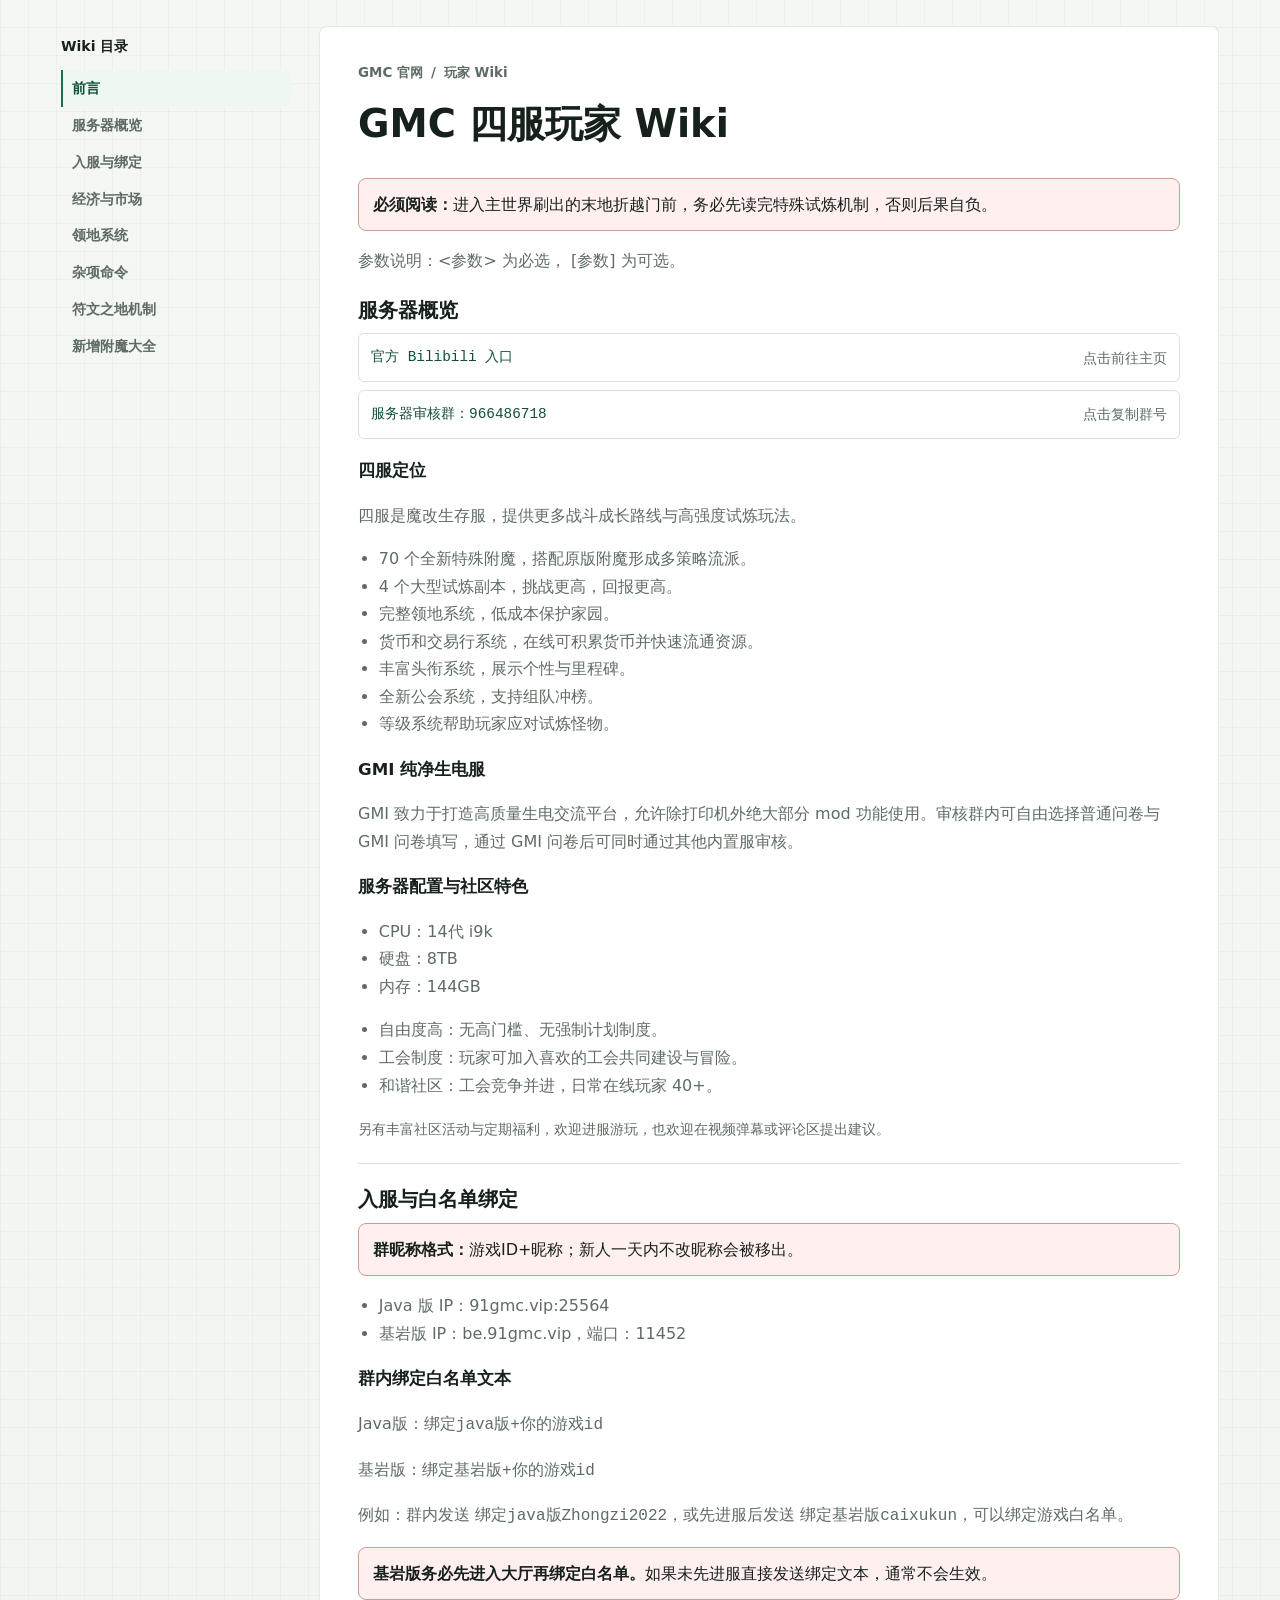
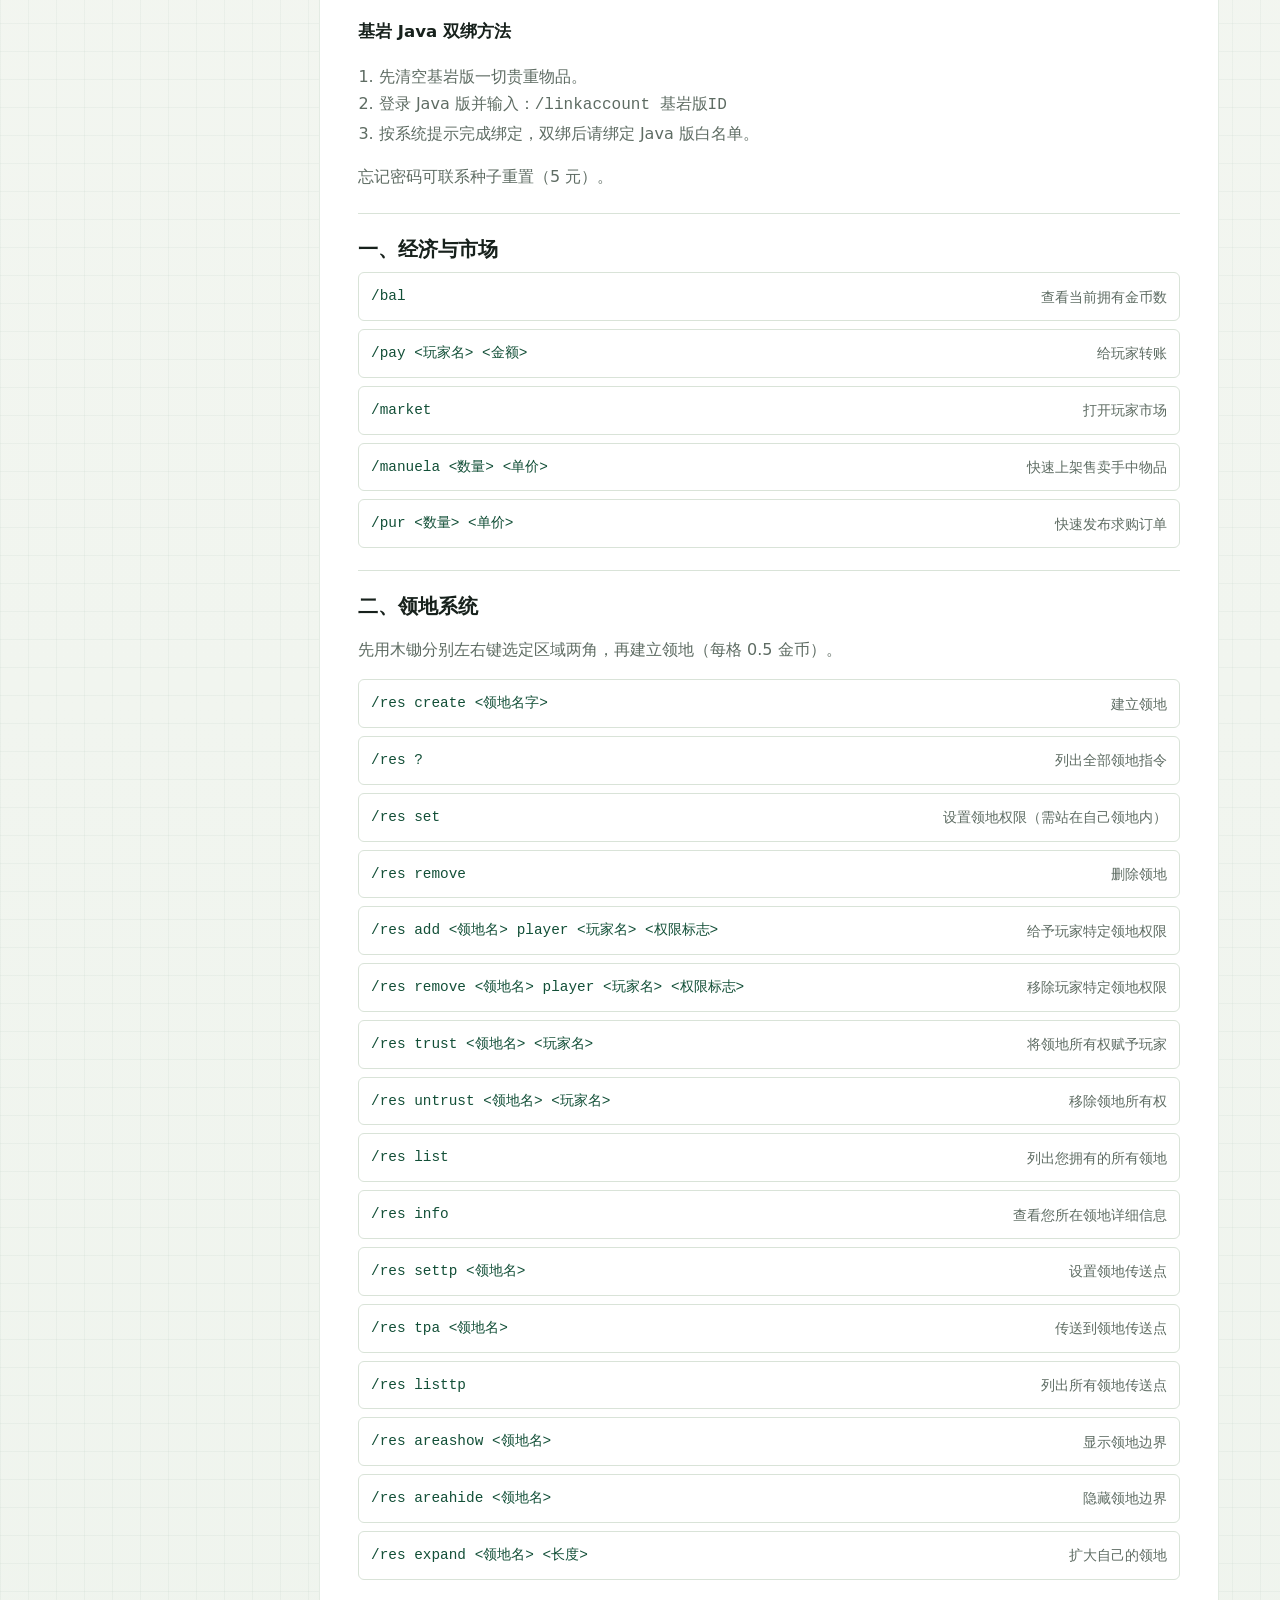
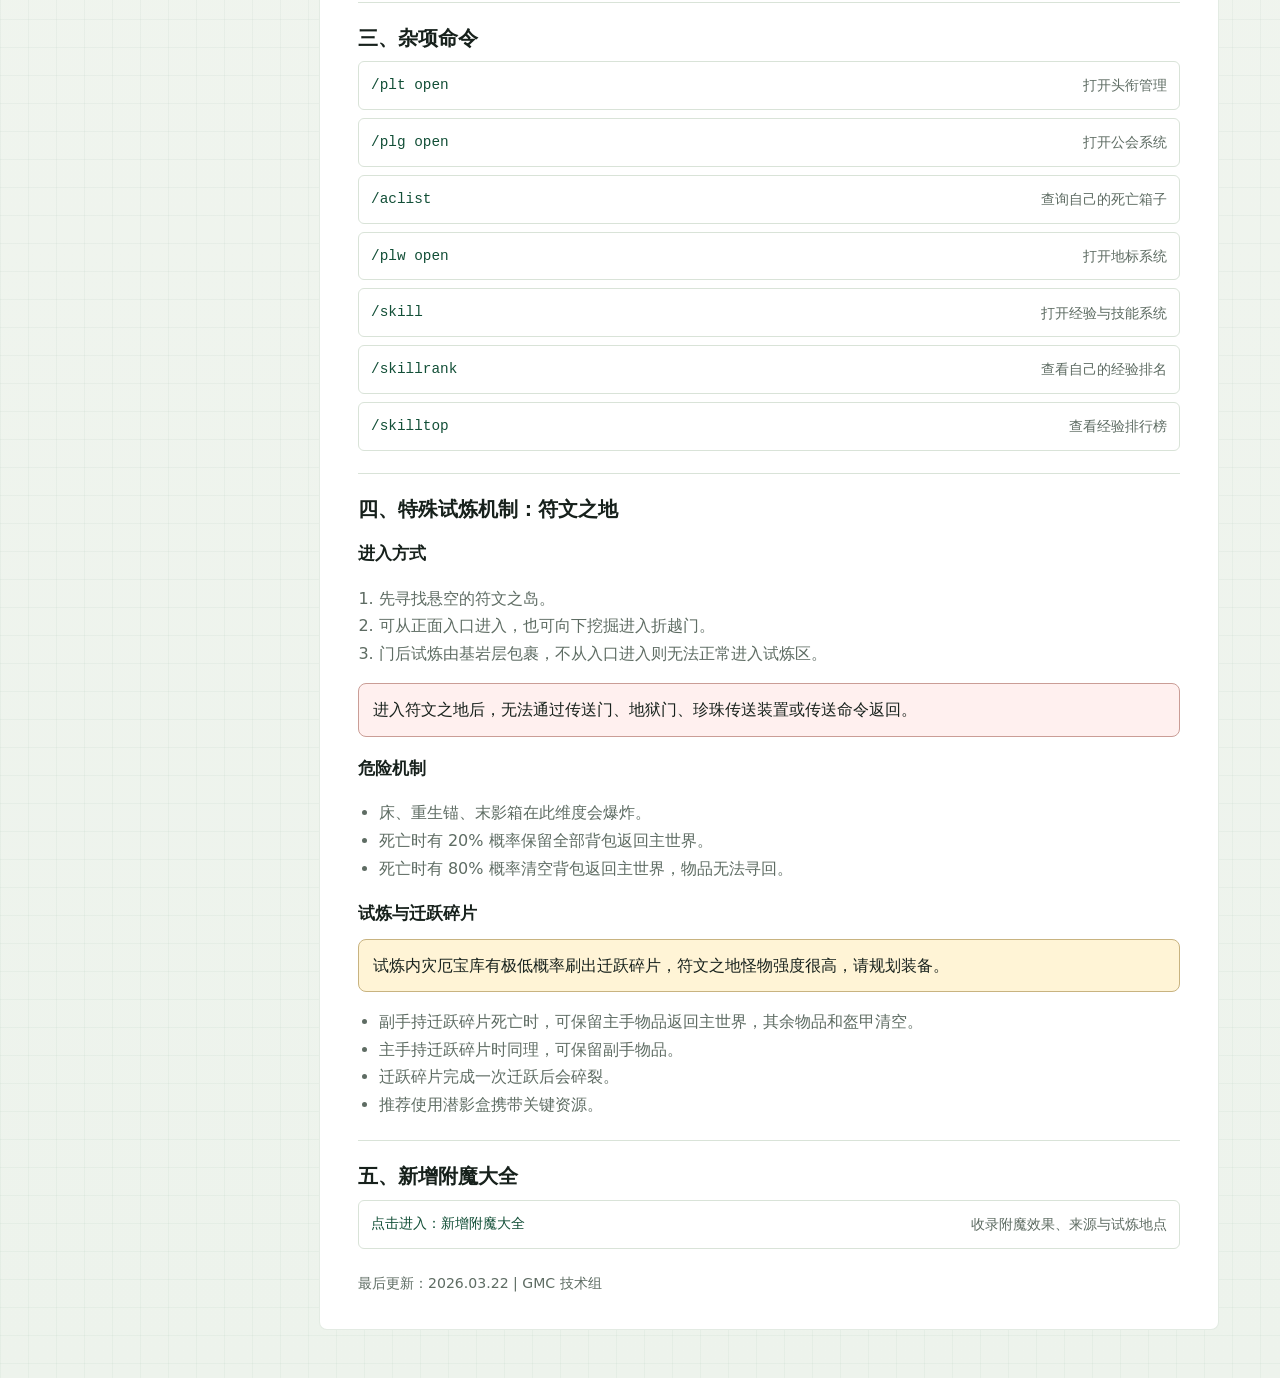
<file: wiki.html>
<!DOCTYPE html>
<html lang="zh-CN">
<head>
  <meta charset="UTF-8" />
  <meta name="viewport" content="width=device-width, initial-scale=1.0" />
  <title>GMC 四服 Wiki</title>
  <meta name="description" content="GMC 四服玩家 Wiki，整理入服绑定、经济市场、领地、杂项命令、符文之地机制与新增附魔入口。" />
  <meta name="theme-color" content="#101612" media="(prefers-color-scheme: dark)" />
  <meta name="theme-color" content="#f5f7f2" media="(prefers-color-scheme: light)" />
  <link rel="icon" href="./assets/icon.jpg" type="image/jpeg" />
  <link rel="apple-touch-icon" href="./assets/icon.jpg" />
  <link rel="stylesheet" href="./assets/site.css" />
</head>
<body class="docs-page">
  <div class="site-shell">
    <div class="page-layout">
      <aside class="toc panel reveal">
        <h3>Wiki 目录</h3>
        <a href="#intro">前言</a>
        <a href="#server-info">服务器概览</a>
        <a href="#join-bind">入服与绑定</a>
        <a href="#economy">经济与市场</a>
        <a href="#residence">领地系统</a>
        <a href="#misc">杂项命令</a>
        <a href="#rune">符文之地机制</a>
        <a href="#enchant">新增附魔大全</a>
      </aside>

      <main class="content panel reveal">
        <div class="doc-breadcrumb"><a href="index.html">GMC 官网</a><span>/</span><span>玩家 Wiki</span></div>
        <section id="intro">
          <h1>GMC 四服玩家 Wiki</h1>
          <div class="warn-box">
            <strong>必须阅读：</strong>进入主世界刷出的末地折越门前，务必先读完特殊试炼机制，否则后果自负。
          </div>
          <p>参数说明：&lt;参数&gt; 为必选， [参数] 为可选。</p>
        </section>

        <details class="mobile-toc panel reveal" id="mobile-toc">
          <summary>Wiki 目录</summary>
          <div class="mobile-toc-links">
            <a href="#intro">前言</a>
            <a href="#server-info">服务器概览</a>
            <a href="#join-bind">入服与绑定</a>
            <a href="#economy">经济与市场</a>
            <a href="#residence">领地系统</a>
            <a href="#misc">杂项命令</a>
            <a href="#rune">符文之地机制</a>
            <a href="#enchant">新增附魔大全</a>
          </div>
        </details>

        <section id="server-info" class="section-card">
          <h2>服务器概览</h2>
          <div class="cmd-item" data-href="https://space.bilibili.com/354238372" data-external="true">
            <span class="left">官方 Bilibili 入口</span>
            <span class="right">点击前往主页</span>
          </div>
          <div class="cmd-item" data-copy="966486718">
            <span class="left">服务器审核群：966486718</span>
            <span class="right">点击复制群号</span>
          </div>

          <h3>四服定位</h3>
          <p>四服是魔改生存服，提供更多战斗成长路线与高强度试炼玩法。</p>
          <ul>
            <li>70 个全新特殊附魔，搭配原版附魔形成多策略流派。</li>
            <li>4 个大型试炼副本，挑战更高，回报更高。</li>
            <li>完整领地系统，低成本保护家园。</li>
            <li>货币和交易行系统，在线可积累货币并快速流通资源。</li>
            <li>丰富头衔系统，展示个性与里程碑。</li>
            <li>全新公会系统，支持组队冲榜。</li>
            <li>等级系统帮助玩家应对试炼怪物。</li>
          </ul>

          <h3>GMI 纯净生电服</h3>
          <p>
            GMI 致力于打造高质量生电交流平台，允许除打印机外绝大部分 mod 功能使用。审核群内可自由选择普通问卷与 GMI 问卷填写，通过 GMI 问卷后可同时通过其他内置服审核。
          </p>

          <h3>服务器配置与社区特色</h3>
          <ul>
            <li>CPU：14代 i9k</li>
            <li>硬盘：8TB</li>
            <li>内存：144GB</li>
          </ul>
          <ul>
            <li>自由度高：无高门槛、无强制计划制度。</li>
            <li>工会制度：玩家可加入喜欢的工会共同建设与冒险。</li>
            <li>和谐社区：工会竞争并进，日常在线玩家 40+。</li>
          </ul>

          <p class="footer">另有丰富社区活动与定期福利，欢迎进服游玩，也欢迎在视频弹幕或评论区提出建议。</p>
        </section>

        <section id="join-bind" class="section-card">
          <h2>入服与白名单绑定</h2>
          <div class="warn-box">
            <strong>群昵称格式：</strong>游戏ID+昵称；新人一天内不改昵称会被移出。
          </div>
          <ul>
            <li>Java 版 IP：<span class="left">91gmc.vip:25564</span></li>
            <li>基岩版 IP：<span class="left">be.91gmc.vip</span>，端口：<span class="left">11452</span></li>
          </ul>
          <h3>群内绑定白名单文本</h3>
          <p>Java版：<span class="mono">绑定java版+你的游戏id</span></p>
          <p>基岩版：<span class="mono">绑定基岩版+你的游戏id</span></p>
          <p>例如：群内发送 <span class="mono">绑定java版Zhongzi2022</span>，或先进服后发送 <span class="mono">绑定基岩版caixukun</span>，可以绑定游戏白名单。</p>
          <div class="warn-box">
            <strong>基岩版务必先进入大厅再绑定白名单。</strong>如果未先进服直接发送绑定文本，通常不会生效。
          </div>
          <h3>基岩 Java 双绑方法</h3>
          <ol>
            <li>先清空基岩版一切贵重物品。</li>
            <li>登录 Java 版并输入：<span class="mono">/linkaccount 基岩版ID</span></li>
            <li>按系统提示完成绑定，双绑后请绑定 Java 版白名单。</li>
          </ol>
          <p>忘记密码可联系种子重置（5 元）。</p>
        </section>

        <section id="economy" class="section-card">
          <h2>一、经济与市场</h2>
          <div class="cmd-item" data-copy="/bal">
            <span class="left">/bal</span>
            <span class="right">查看当前拥有金币数</span>
          </div>
          <div class="cmd-item" data-copy="/pay &lt;玩家名&gt; &lt;金额&gt;">
            <span class="left">/pay &lt;玩家名&gt; &lt;金额&gt;</span>
            <span class="right">给玩家转账</span>
          </div>
          <div class="cmd-item" data-copy="/market">
            <span class="left">/market</span>
            <span class="right">打开玩家市场</span>
          </div>
          <div class="cmd-item" data-copy="/manuela &lt;数量&gt; &lt;单价&gt;">
            <span class="left">/manuela &lt;数量&gt; &lt;单价&gt;</span>
            <span class="right">快速上架售卖手中物品</span>
          </div>
          <div class="cmd-item" data-copy="/pur &lt;数量&gt; &lt;单价&gt;">
            <span class="left">/pur &lt;数量&gt; &lt;单价&gt;</span>
            <span class="right">快速发布求购订单</span>
          </div>
        </section>

        <section id="residence" class="section-card">
          <h2>二、领地系统</h2>
          <p>先用木锄分别左右键选定区域两角，再建立领地（每格 0.5 金币）。</p>
          <div class="cmd-item" data-copy="/res create &lt;领地名字&gt;">
            <span class="left">/res create &lt;领地名字&gt;</span>
            <span class="right">建立领地</span>
          </div>
          <div class="cmd-item" data-copy="/res ?">
            <span class="left">/res ?</span>
            <span class="right">列出全部领地指令</span>
          </div>
          <div class="cmd-item" data-copy="/res set">
            <span class="left">/res set</span>
            <span class="right">设置领地权限（需站在自己领地内）</span>
          </div>
          <div class="cmd-item" data-copy="/res remove">
            <span class="left">/res remove</span>
            <span class="right">删除领地</span>
          </div>
          <div class="cmd-item" data-copy="/res add &lt;领地名&gt; player &lt;玩家名&gt; &lt;权限标志&gt;">
            <span class="left">/res add &lt;领地名&gt; player &lt;玩家名&gt; &lt;权限标志&gt;</span>
            <span class="right">给予玩家特定领地权限</span>
          </div>
          <div class="cmd-item" data-copy="/res remove &lt;领地名&gt; player &lt;玩家名&gt; &lt;权限标志&gt;">
            <span class="left">/res remove &lt;领地名&gt; player &lt;玩家名&gt; &lt;权限标志&gt;</span>
            <span class="right">移除玩家特定领地权限</span>
          </div>
          <div class="cmd-item" data-copy="/res trust &lt;领地名&gt; &lt;玩家名&gt;">
            <span class="left">/res trust &lt;领地名&gt; &lt;玩家名&gt;</span>
            <span class="right">将领地所有权赋予玩家</span>
          </div>
          <div class="cmd-item" data-copy="/res untrust &lt;领地名&gt; &lt;玩家名&gt;">
            <span class="left">/res untrust &lt;领地名&gt; &lt;玩家名&gt;</span>
            <span class="right">移除领地所有权</span>
          </div>
          <div class="cmd-item" data-copy="/res list">
            <span class="left">/res list</span>
            <span class="right">列出您拥有的所有领地</span>
          </div>
          <div class="cmd-item" data-copy="/res info">
            <span class="left">/res info</span>
            <span class="right">查看您所在领地详细信息</span>
          </div>
          <div class="cmd-item" data-copy="/res settp &lt;领地名&gt;">
            <span class="left">/res settp &lt;领地名&gt;</span>
            <span class="right">设置领地传送点</span>
          </div>
          <div class="cmd-item" data-copy="/res tpa &lt;领地名&gt;">
            <span class="left">/res tpa &lt;领地名&gt;</span>
            <span class="right">传送到领地传送点</span>
          </div>
          <div class="cmd-item" data-copy="/res listtp">
            <span class="left">/res listtp</span>
            <span class="right">列出所有领地传送点</span>
          </div>
          <div class="cmd-item" data-copy="/res areashow &lt;领地名&gt;">
            <span class="left">/res areashow &lt;领地名&gt;</span>
            <span class="right">显示领地边界</span>
          </div>
          <div class="cmd-item" data-copy="/res areahide &lt;领地名&gt;">
            <span class="left">/res areahide &lt;领地名&gt;</span>
            <span class="right">隐藏领地边界</span>
          </div>
          <div class="cmd-item" data-copy="/res expand &lt;领地名&gt; &lt;长度&gt;">
            <span class="left">/res expand &lt;领地名&gt; &lt;长度&gt;</span>
            <span class="right">扩大自己的领地</span>
          </div>
        </section>

        <section id="misc" class="section-card">
          <h2>三、杂项命令</h2>
          <div class="cmd-item" data-copy="/plt open">
            <span class="left">/plt open</span>
            <span class="right">打开头衔管理</span>
          </div>
          <div class="cmd-item" data-copy="/plg open">
            <span class="left">/plg open</span>
            <span class="right">打开公会系统</span>
          </div>
          <div class="cmd-item" data-copy="/aclist">
            <span class="left">/aclist</span>
            <span class="right">查询自己的死亡箱子</span>
          </div>
          <div class="cmd-item" data-copy="/plw open">
            <span class="left">/plw open</span>
            <span class="right">打开地标系统</span>
          </div>
          <div class="cmd-item" data-copy="/skill">
            <span class="left">/skill</span>
            <span class="right">打开经验与技能系统</span>
          </div>
          <div class="cmd-item" data-copy="/skillrank">
            <span class="left">/skillrank</span>
            <span class="right">查看自己的经验排名</span>
          </div>
          <div class="cmd-item" data-copy="/skilltop">
            <span class="left">/skilltop</span>
            <span class="right">查看经验排行榜</span>
          </div>
        </section>

        <section id="rune" class="section-card">
          <h2>四、特殊试炼机制：符文之地</h2>
          <h3>进入方式</h3>
          <ol>
            <li>先寻找悬空的符文之岛。</li>
            <li>可从正面入口进入，也可向下挖掘进入折越门。</li>
            <li>门后试炼由基岩层包裹，不从入口进入则无法正常进入试炼区。</li>
          </ol>

          <div class="warn-box">
            进入符文之地后，无法通过传送门、地狱门、珍珠传送装置或传送命令返回。
          </div>

          <h3>危险机制</h3>
          <ul>
            <li>床、重生锚、末影箱在此维度会爆炸。</li>
            <li>死亡时有 20% 概率保留全部背包返回主世界。</li>
            <li>死亡时有 80% 概率清空背包返回主世界，物品无法寻回。</li>
          </ul>

          <h3>试炼与迁跃碎片</h3>
          <div class="gold-box">
            试炼内灾厄宝库有极低概率刷出迁跃碎片，符文之地怪物强度很高，请规划装备。
          </div>
          <ul>
            <li>副手持迁跃碎片死亡时，可保留主手物品返回主世界，其余物品和盔甲清空。</li>
            <li>主手持迁跃碎片时同理，可保留副手物品。</li>
            <li>迁跃碎片完成一次迁跃后会碎裂。</li>
            <li>推荐使用潜影盒携带关键资源。</li>
          </ul>
        </section>

        <section id="enchant" class="section-card">
          <h2>五、新增附魔大全</h2>
          <div class="cmd-item" data-href="enchant.html">
            <span class="left">点击进入：新增附魔大全</span>
            <span class="right">收录附魔效果、来源与试炼地点</span>
          </div>
        </section>

        <p class="footer">最后更新：2026.03.22 | GMC 技术组</p>
      </main>

    </div>
  </div>

  <div id="toast" class="toast" role="status" aria-live="polite" hidden></div>

  <script src="./assets/site.js"></script>
</body>
</html>
</file>
<file: assets/site.css>
:root {
	color-scheme: light;
	--page: #f5f7f2;
	--page-2: #edf3ec;
	--ink: #17211c;
	--muted: #5e6c63;
	--soft: #ffffff;
	--soft-2: #f9fbf7;
	--surface-muted: color-mix(in srgb, var(--soft-2) 88%, transparent);
	--surface-wash: linear-gradient(135deg, color-mix(in srgb, var(--mint-2) 74%, transparent), transparent 48%), var(--soft);
	--grid-line: rgba(35, 107, 77, 0.045);
	--line: #d9e3d8;
	--line-strong: #acc5b2;
	--brand: #236b4d;
	--brand-strong: #124f37;
	--action-bg: #236b4d;
	--action-bg-hover: #1f5f45;
	--action-border: #1c573f;
	--action-fg: #ffffff;
	--mint: #d8efe2;
	--mint-2: #edf8f1;
	--gold: #b68021;
	--gold-soft: #fff4d6;
	--sky: #2f6f9f;
	--sky-soft: #eaf5fb;
	--danger: #b94a48;
	--danger-soft: #fff0ef;
	--code-bg: #eff5ef;
	--shadow: 0 16px 36px rgba(33, 49, 39, 0.08);
	--shadow-hover: 0 18px 42px rgba(33, 49, 39, 0.13);
	--radius: 8px;
	--nav-height: 0px;
	--nav-offset: 0px;
}

@media (prefers-color-scheme: dark) {
	:root {
		color-scheme: dark;
		--page: #101612;
		--page-2: #172019;
		--ink: #edf4ec;
		--muted: #a9b8ad;
		--soft: #18231c;
		--soft-2: #1d2a22;
		--surface-muted: rgba(255, 255, 255, 0.035);
		--surface-wash: linear-gradient(135deg, rgba(127, 208, 161, 0.07), transparent 50%), var(--soft);
		--grid-line: rgba(127, 208, 161, 0.04);
		--line: #2c4132;
		--line-strong: #4f775d;
		--brand: #7fd0a1;
		--brand-strong: #9be3b8;
		--action-bg: #2f6f55;
		--action-bg-hover: #36795d;
		--action-border: #4f8f6e;
		--action-fg: #f7fff9;
		--mint: rgba(112, 196, 144, 0.16);
		--mint-2: rgba(112, 196, 144, 0.09);
		--gold: #f0bc62;
		--gold-soft: rgba(240, 188, 98, 0.14);
		--sky: #8bc9ef;
		--sky-soft: rgba(139, 201, 239, 0.12);
		--danger: #ff9892;
		--danger-soft: rgba(255, 128, 122, 0.13);
		--code-bg: #223229;
		--shadow: 0 16px 36px rgba(0, 0, 0, 0.22);
		--shadow-hover: 0 18px 42px rgba(0, 0, 0, 0.32);
	}
}

* {
	box-sizing: border-box;
	-webkit-tap-highlight-color: transparent;
}

html {
	scroll-padding-top: calc(var(--nav-height) + var(--nav-offset) + 24px);
}

body {
	margin: 0;
	min-height: 100vh;
	overflow-x: hidden;
	color: var(--ink);
	background:
		linear-gradient(90deg, var(--grid-line) 1px, transparent 1px),
		linear-gradient(0deg, var(--grid-line) 1px, transparent 1px),
		linear-gradient(180deg, var(--page) 0%, var(--page-2) 100%);
	background-size: 28px 28px, 28px 28px, auto;
	font-family: Inter, "PingFang SC", "Microsoft YaHei", "Noto Sans CJK SC", system-ui, sans-serif;
	line-height: 1.72;
}

a {
	color: inherit;
}

button,
input {
	font: inherit;
}

.orb-layer,
.orb {
	display: none;
}

.site-shell {
	width: min(1180px, calc(100% - 32px));
	margin: 18px auto 48px;
	overflow: clip;
}

.doc-breadcrumb a:focus-visible,
.btn:focus-visible,
.cmd-item:focus-visible,
.back-to-top:focus-visible,
.toolbar input:focus-visible {
	outline: 2px solid var(--brand);
	outline-offset: 2px;
}

.hero-panel {
	display: grid;
	grid-template-columns: minmax(0, 1fr) 260px;
	gap: 28px;
	align-items: center;
	margin-top: 22px;
	padding: 34px;
	border: 1px solid var(--line);
	border-radius: var(--radius);
	background: var(--soft);
	box-shadow: var(--shadow);
	position: relative;
	overflow: hidden;
}

.hero-panel > .hero-copy {
	display: grid;
	gap: 14px;
	min-width: 0;
}

.hero-panel::before {
	content: "";
	position: absolute;
	inset: 0;
	background:
		linear-gradient(120deg, rgba(35, 107, 77, 0.1), transparent 42%),
		linear-gradient(0deg, transparent, rgba(182, 128, 33, 0.08));
	pointer-events: none;
}

.hero-panel > * {
	position: relative;
}

.hero-panel::after {
	content: "";
	display: block;
	aspect-ratio: 1;
	border-radius: 10px;
	background:
		linear-gradient(180deg, rgba(255, 255, 255, 0.06), rgba(0, 0, 0, 0.1)),
		url("./icon.jpg") center / cover;
	box-shadow: 0 20px 38px rgba(28, 52, 38, 0.18);
}

.hero-kicker,
.eyebrow {
	margin-bottom: 10px;
	color: var(--brand);
	font-size: 0.8rem;
	font-weight: 800;
	letter-spacing: 0.14em;
	text-transform: uppercase;
}

.hero-title,
.page-title {
	margin: 0;
	max-width: 760px;
	font-size: clamp(2rem, 5vw, 4.6rem);
	line-height: 1.02;
	letter-spacing: 0;
	color: var(--ink);
	overflow-wrap: anywhere;
}

.mobile-break {
	display: none;
}

.home-page .site-shell {
	width: min(1220px, calc(100% - 32px));
}

.home-hero {
	position: relative;
	display: grid;
	grid-template-columns: minmax(0, 1fr) minmax(320px, 0.82fr);
	gap: 28px;
	align-items: stretch;
	margin-top: 22px;
	padding: 28px;
	border: 1px solid var(--line);
	border-radius: var(--radius);
	background: var(--surface-wash);
	box-shadow: var(--shadow);
	overflow: hidden;
}

.home-hero::before {
	content: "";
	position: absolute;
	inset: 0;
	background:
		linear-gradient(90deg, rgba(47, 111, 159, 0.08), transparent 52%),
		linear-gradient(180deg, transparent, rgba(182, 128, 33, 0.07));
	pointer-events: none;
}

.home-hero > * {
	position: relative;
}

.home-hero .hero-copy {
	display: grid;
	align-content: center;
	gap: 16px;
	min-width: 0;
	padding: 10px 0;
}

.home-page .hero-title {
	font-size: clamp(3rem, 8vw, 6.6rem);
	line-height: 0.94;
}

.home-page .hero-desc {
	max-width: 660px;
	font-size: 1.08rem;
}

.connect-list {
	display: grid;
	grid-template-columns: repeat(3, minmax(0, 1fr));
	gap: 10px;
	margin: 2px 0 0;
}

.connect-list div,
.quick-strip div {
	min-width: 0;
	padding: 12px;
	border: 1px solid var(--line);
	border-radius: var(--radius);
	background: var(--surface-muted);
}

.connect-list dt {
	color: var(--muted);
	font-size: 0.78rem;
	font-weight: 800;
}

.connect-list dd {
	margin: 2px 0 0;
	color: var(--brand-strong);
	font-size: 0.9rem;
	overflow-wrap: anywhere;
}

.photo-stack {
	display: grid;
	grid-template-columns: 1fr 0.64fr;
	grid-template-rows: 1fr 1fr;
	gap: 10px;
	min-height: 360px;
}

.server-shot,
.gallery-card {
	margin: 0;
	min-width: 0;
	border: 1px solid var(--line);
	border-radius: var(--radius);
	background: var(--soft-2);
	overflow: hidden;
}

.server-shot {
	display: grid;
	align-items: end;
	position: relative;
	min-height: 0;
	box-shadow: 0 14px 28px rgba(33, 49, 39, 0.08);
}

.server-shot img,
.gallery-card img {
	display: block;
	width: 100%;
	height: 100%;
	object-fit: cover;
}

.main-shot {
	grid-row: 1 / -1;
	min-height: 360px;
	background:
		linear-gradient(180deg, transparent 42%, rgba(0, 0, 0, 0.62)),
		var(--sky-soft);
}

.server-shot img {
	position: absolute;
	inset: 0;
	filter: saturate(0.95);
}

.main-shot figcaption,
.small-shot figcaption {
	position: relative;
	display: grid;
	gap: 4px;
	color: #fff;
	text-shadow: 0 1px 8px rgba(0, 0, 0, 0.48);
}

.main-shot figcaption {
	padding: 16px;
}

.main-shot figcaption span {
	color: rgba(255, 255, 255, 0.82);
	font-size: 0.86rem;
}

.photo-placeholder {
	display: grid;
	place-items: center;
	padding: 16px;
	text-align: center;
	color: var(--brand-strong);
	font-weight: 900;
	background:
		linear-gradient(135deg, var(--sky-soft), transparent 58%),
		linear-gradient(180deg, var(--soft-2), var(--mint-2));
}

.small-shot {
	display: grid;
	align-items: end;
	min-height: 0;
	padding: 0;
	text-align: left;
}

.small-shot::after {
	content: "";
	position: absolute;
	inset: 0;
	background: linear-gradient(180deg, transparent 42%, rgba(0, 0, 0, 0.58));
}

.small-shot figcaption {
	align-self: end;
	padding: 12px;
	font-size: 0.9rem;
	font-weight: 900;
}

.accent-shot {
	color: var(--gold);
	background:
		linear-gradient(135deg, var(--gold-soft), transparent 58%),
		linear-gradient(180deg, var(--soft-2), var(--mint-2));
}

.quick-strip {
	display: grid;
	grid-template-columns: repeat(4, minmax(0, 1fr));
	gap: 12px;
	margin-top: 14px;
}

.quick-strip strong {
	display: block;
	font-size: 1rem;
}

.quick-strip span {
	display: block;
	margin-top: 2px;
	color: var(--muted);
	font-size: 0.88rem;
}

.home-section {
	margin-top: 28px;
}

.section-heading {
	display: flex;
	align-items: end;
	justify-content: space-between;
	gap: 18px;
	margin-bottom: 12px;
}

.section-heading h2,
.docs-cta h2 {
	margin: 0;
	font-size: clamp(1.5rem, 3vw, 2.1rem);
	line-height: 1.12;
}

.feature-grid,
.gallery-grid {
	display: grid;
	grid-template-columns: repeat(3, minmax(0, 1fr));
	gap: 14px;
}

.gallery-card {
	background: var(--soft);
	box-shadow: 0 8px 18px rgba(33, 49, 39, 0.05);
}

.gallery-card img {
	aspect-ratio: 16 / 10;
	height: clamp(150px, 18vw, 220px);
	padding: 6px;
	background:
		linear-gradient(135deg, var(--mint-2), transparent 56%),
		var(--soft-2);
	object-fit: contain;
}

.photo-placeholder {
	min-height: 190px;
	font-size: 1.08rem;
}

.gallery-card figcaption {
	display: grid;
	gap: 3px;
	padding: 12px 14px 14px;
	color: var(--muted);
	font-size: 0.9rem;
}

.gallery-card figcaption strong {
	color: var(--ink);
	font-size: 0.96rem;
}

.support-cta {
	display: grid;
	grid-template-columns: minmax(0, 1fr) auto;
	gap: 18px;
	align-items: center;
	padding: 22px;
	border: 1px solid var(--line);
	border-radius: var(--radius);
	background: var(--soft);
	box-shadow: var(--shadow);
}

.support-cta h2 {
	margin: 0;
	font-size: clamp(1.5rem, 3vw, 2.1rem);
	line-height: 1.12;
}

.support-cta p {
	max-width: 760px;
	margin: 8px 0 0;
	color: var(--muted);
}

.support-hero {
	display: grid;
	grid-template-columns: minmax(0, 1fr) minmax(300px, 390px);
	gap: 34px;
	align-items: center;
	margin-top: 26px;
	padding: 34px;
	overflow: hidden;
}

.support-hero-copy {
	display: grid;
	align-content: center;
	gap: 14px;
	min-width: 0;
}

.support-lede {
	max-width: 680px;
	margin: 0;
	color: var(--muted);
	font-size: 1.03rem;
}

.support-pay-card {
	margin: 0;
	justify-self: center;
	width: min(100%, 390px);
	padding: 14px;
	border: 1px solid var(--line);
	border-radius: var(--radius);
	background: var(--surface-muted);
	text-align: center;
}

.support-pay-card img {
	display: block;
	width: 100%;
	height: auto;
	max-height: 74vh;
	object-fit: contain;
	border-radius: 6px;
	box-shadow: 0 14px 30px rgba(33, 49, 39, 0.09);
}

.support-pay-card figcaption {
	margin-top: 10px;
	color: var(--muted);
	font-size: 0.86rem;
	font-weight: 800;
}

.support-rules {
	margin-top: 18px;
	padding: 26px;
	background: var(--surface-wash);
}

.support-rules h2 {
	margin: 0 0 14px;
	font-size: clamp(1.42rem, 3vw, 2rem);
	line-height: 1.16;
}

.support-warning-grid {
	display: grid;
	grid-template-columns: repeat(2, minmax(0, 1fr));
	gap: 12px;
}

.support-warning {
	display: grid;
	gap: 6px;
	min-width: 0;
	padding: 14px;
	border: 1px solid var(--line);
	border-radius: var(--radius);
	background: var(--soft-2);
}

.support-warning.danger {
	border-color: color-mix(in srgb, var(--danger) 46%, var(--line));
	background: var(--danger-soft);
}

.support-warning strong {
	color: var(--ink);
	font-size: 1rem;
}

.support-warning span,
.support-note {
	color: var(--muted);
	font-size: 0.93rem;
}

.support-note {
	margin: 14px 0 0;
}

.docs-cta {
	display: grid;
	grid-template-columns: minmax(0, 1fr) auto;
	gap: 18px;
	align-items: center;
	padding: 22px;
	border: 1px solid var(--line);
	border-radius: var(--radius);
	background: var(--soft);
	box-shadow: var(--shadow);
}

.docs-cta p {
	max-width: 760px;
	margin: 8px 0 0;
	color: var(--muted);
}

.hero-desc,
.lede {
	max-width: 760px;
	margin: 0;
	color: var(--muted);
	font-size: 1.04rem;
	overflow-wrap: anywhere;
}

.btn-row,
.toolbar {
	display: flex;
	align-items: center;
	gap: 10px;
	flex-wrap: wrap;
	margin-top: 0;
}

.btn {
	display: inline-flex;
	align-items: center;
	justify-content: center;
	min-height: 40px;
	padding: 9px 14px;
	border: 1px solid var(--line-strong);
	border-radius: 6px;
	background: var(--soft-2);
	color: var(--ink);
	text-decoration: none;
	font-weight: 800;
	cursor: pointer;
	max-width: 100%;
	transition: border-color 0.18s ease, box-shadow 0.18s ease, transform 0.18s ease, background 0.18s ease;
}

.btn:hover {
	border-color: var(--brand);
	box-shadow: var(--shadow);
	transform: translateY(-1px);
}

.btn-primary {
	border-color: var(--action-border);
	background: var(--action-bg);
	color: var(--action-fg);
}

.btn-primary:hover {
	border-color: var(--action-border);
	background: var(--action-bg-hover);
}

.mono,
.kbd,
.cmd-item .left {
	font-family: "SFMono-Regular", "Cascadia Mono", Consolas, "Liberation Mono", monospace;
}

.home-grid,
.grid {
	display: grid;
	grid-template-columns: repeat(3, minmax(0, 1fr));
	gap: 14px;
	margin-top: 16px;
}

.card,
.link-card {
	display: block;
	min-width: 0;
	padding: 18px;
	border: 1px solid var(--line);
	border-radius: var(--radius);
	background: var(--soft);
	color: inherit;
	text-decoration: none;
	box-shadow: 0 8px 18px rgba(33, 49, 39, 0.05);
	transition: border-color 0.18s ease, box-shadow 0.18s ease, transform 0.18s ease;
}

.card:hover,
.link-card:hover {
	border-color: var(--brand);
	box-shadow: var(--shadow-hover);
	transform: translateY(-2px);
}

.card h3,
.link-card h3 {
	margin: 8px 0 6px;
	font-size: 1.12rem;
}

.card p,
.link-card p {
	margin: 0;
	color: var(--muted);
	overflow-wrap: anywhere;
}

.hot-card,
.featured-card {
	background: linear-gradient(180deg, var(--gold-soft), var(--soft));
	border-color: color-mix(in srgb, var(--gold) 40%, var(--line));
}

.chip,
.tag {
	display: inline-flex;
	width: fit-content;
	padding: 2px 8px;
	border-radius: 999px;
	background: var(--mint);
	color: var(--brand-strong);
	font-size: 0.74rem;
	font-weight: 900;
}

.hot-chip,
.accent-chip {
	background: var(--gold-soft);
	color: var(--gold);
}

.page-layout {
	display: grid;
	grid-template-columns: 250px minmax(0, 1fr);
	gap: 16px;
	margin-top: 18px;
}

.docs-page .site-shell {
	width: min(1220px, calc(100% - 40px));
	margin-top: 26px;
}

.docs-page .page-layout {
	grid-template-columns: 230px minmax(0, 900px);
	align-items: start;
	justify-content: center;
	gap: 28px;
}

.panel,
.surface,
.content {
	border: 1px solid var(--line);
	border-radius: var(--radius);
	background: var(--soft);
	box-shadow: var(--shadow);
	min-width: 0;
}

.docs-page .content {
	max-width: 900px;
	padding: 34px 38px;
	border-color: color-mix(in srgb, var(--line) 72%, transparent);
	box-shadow: none;
}

.docs-page .toc {
	border: 0;
	box-shadow: none;
	background: transparent;
}

.docs-page .enchant-page {
	max-width: none;
	width: 100%;
}

.doc-breadcrumb {
	display: flex;
	align-items: center;
	gap: 8px;
	margin: 0 0 18px;
	color: var(--muted);
	font-size: 0.84rem;
	font-weight: 800;
}

.doc-breadcrumb a {
	color: inherit;
	text-decoration: none;
}

.doc-breadcrumb a:hover {
	color: var(--brand-strong);
}

.toc {
	position: sticky;
	top: 24px;
	align-self: start;
	max-height: calc(100vh - 48px);
	padding: 8px 0;
	overflow: auto;
}

.toc h3 {
	margin: 0 0 12px;
	color: var(--ink);
	font-size: 0.88rem;
	letter-spacing: 0;
}

.toc a,
.mobile-toc-links a {
	display: block;
	padding: 6px 9px;
	border-left: 2px solid transparent;
	border-radius: 0 5px 5px 0;
	color: var(--muted);
	text-decoration: none;
	font-size: 0.9rem;
	font-weight: 700;
}

.toc a:hover,
.mobile-toc-links a:hover,
.toc a.active,
.mobile-toc-links a.active {
	color: var(--brand-strong);
	background: var(--mint-2);
	border-left-color: var(--brand);
}

.mobile-toc {
	display: none;
	margin-top: 0;
	margin-bottom: 12px;
	padding: 10px 12px;
	position: sticky;
	top: 8px;
	z-index: 30;
}

.docs-page .mobile-toc {
	box-shadow: none;
	background: color-mix(in srgb, var(--soft) 92%, transparent);
	backdrop-filter: blur(14px);
}

.mobile-toc summary {
	cursor: pointer;
	font-weight: 900;
	list-style: none;
}

.mobile-toc summary::-webkit-details-marker {
	display: none;
}

.mobile-toc summary::after {
	content: "展开";
	float: right;
	color: var(--muted);
	font-size: 0.82rem;
}

.mobile-toc[open] summary::after {
	content: "收起";
}

.mobile-toc-links {
	display: grid;
	gap: 4px;
	margin-top: 10px;
	padding-top: 10px;
	border-top: 1px solid var(--line);
}

.content {
	min-width: 0;
	padding: 24px;
	overflow-wrap: anywhere;
}

.content h1 {
	margin-top: 0;
	font-size: clamp(1.8rem, 3vw, 2.6rem);
	line-height: 1.14;
}

.content h2 {
	margin: 0 0 10px;
	font-size: 1.28rem;
	line-height: 1.3;
}

.content h3 {
	margin: 18px 0 8px;
	font-size: 1.04rem;
}

.content p,
.content li {
	color: var(--muted);
}

.content ul,
.content ol {
	padding-left: 1.3em;
}

.content-section,
.section-card {
	margin: 14px 0;
	padding: 16px;
	border: 1px solid var(--line);
	border-radius: var(--radius);
	background: var(--soft-2);
	min-width: 0;
	overflow: hidden;
}

.docs-page .section-card {
	margin: 22px 0;
	padding: 0;
	border: 0;
	border-radius: 0;
	background: transparent;
	overflow: visible;
}

.docs-page .section-card + .section-card {
	padding-top: 22px;
	border-top: 1px solid var(--line);
}

.docs-page .section-card h2 {
	scroll-margin-top: calc(var(--nav-height) + 36px);
}

.notice,
.warn-box,
.gold-box {
	margin: 10px 0;
	padding: 12px 14px;
	border-radius: var(--radius);
	border: 1px solid var(--line);
	overflow-wrap: anywhere;
}

.notice-danger,
.warn-box {
	background: var(--danger-soft);
	border-color: color-mix(in srgb, var(--danger) 46%, var(--line));
}

.notice-gold,
.gold-box {
	background: var(--gold-soft);
	border-color: color-mix(in srgb, var(--gold) 48%, var(--line));
	color: var(--ink);
}

.cmd-item {
	display: grid;
	grid-template-columns: minmax(0, 1fr) auto;
	gap: 12px;
	align-items: center;
	margin: 8px 0;
	padding: 11px 12px;
	border: 1px solid var(--line);
	border-radius: 6px;
	background: var(--soft);
	color: inherit;
	cursor: pointer;
	transition: border-color 0.18s ease, background 0.18s ease, transform 0.18s ease;
}

.cmd-item:hover {
	border-color: var(--brand);
	background: var(--mint-2);
	transform: translateY(-1px);
}

.cmd-item .left {
	color: var(--brand-strong);
	font-size: 0.9rem;
	overflow-wrap: anywhere;
}

.cmd-item .right {
	color: var(--muted);
	font-size: 0.88rem;
	text-align: right;
}

.stats-grid,
.event-grid,
.reward-grid,
.feature-list {
	display: grid;
	grid-template-columns: repeat(2, minmax(0, 1fr));
	gap: 12px;
	margin-top: 10px;
}

.stats-grid {
	grid-template-columns: repeat(4, minmax(0, 1fr));
}

.feature-list {
	padding: 0;
	list-style: none;
}

.stat-item,
.event-pill,
.reward-card,
.feature-list li {
	min-width: 0;
	padding: 13px;
	border: 1px solid var(--line);
	border-radius: var(--radius);
	background: var(--soft);
}

.stat-item {
	text-align: center;
}

.stat-item strong {
	display: block;
	color: var(--brand-strong);
	font-size: 1.18rem;
}

.stat-item span,
.muted {
	color: var(--muted);
	font-size: 0.9rem;
}

.event-pill h4,
.reward-card h3,
.reward-card h4 {
	margin: 0 0 7px;
	color: var(--ink);
}

.event-pill.full-row {
	grid-column: 1 / -1;
}

.activity-main {
	display: block;
	margin-top: 0;
}

.activity-main h1 {
	margin: 0;
	line-height: 1.14;
}

.colored-title {
	font-weight: 900;
	letter-spacing: 0.04em;
}

.title-judge span:nth-child(1) {
	color: #780000;
}

.title-judge span:nth-child(2) {
	color: #c81428;
}

.title-judge span:nth-child(3) {
	color: #ff3214;
}

.title-peak span:nth-child(1) {
	color: #b48200;
}

.title-peak span:nth-child(2) {
	color: #e6b700;
}

.title-peak span:nth-child(3) {
	color: #ffde21;
}

.title-peak span:nth-child(4) {
	color: #fff564;
	text-shadow: 0 1px 0 rgba(0, 0, 0, 0.18);
}

.toolbar {
	margin: 14px 0 10px;
}

.toolbar input {
	flex: 1;
	min-width: 260px;
	min-height: 42px;
	padding: 9px 12px;
	border: 1px solid var(--line-strong);
	border-radius: 6px;
	background: var(--soft);
	color: var(--ink);
	outline: none;
}

.table-wrap {
	position: relative;
	overflow: auto;
	margin-top: 10px;
	border: 1px solid var(--line);
	border-radius: var(--radius);
	background: var(--soft);
	-webkit-overflow-scrolling: touch;
}

#enchantTable {
	--col-1: 170px;
	--col-2: 190px;
	width: 100%;
	min-width: 1680px;
	border-collapse: collapse;
	font-size: 0.92rem;
}

#enchantTable th,
#enchantTable td {
	padding: 10px;
	border-bottom: 1px solid var(--line);
	text-align: left;
	vertical-align: top;
	line-height: 1.5;
}

#enchantTable th {
	position: sticky;
	top: 0;
	z-index: 2;
	background: var(--mint-2);
	color: var(--brand-strong);
	font-weight: 900;
	white-space: nowrap;
}

#enchantTable th:nth-child(1),
#enchantTable td:nth-child(1) {
	width: var(--col-1);
	min-width: var(--col-1);
	max-width: var(--col-1);
	white-space: nowrap;
}

#enchantTable th:nth-child(2),
#enchantTable td:nth-child(2) {
	width: var(--col-2);
	min-width: var(--col-2);
	max-width: var(--col-2);
	white-space: nowrap;
}

#enchantTable th:nth-child(3),
#enchantTable td:nth-child(3) {
	width: 120px;
	min-width: 120px;
	word-break: keep-all;
}

#enchantTable th:nth-child(4),
#enchantTable td:nth-child(4) {
	width: 360px;
	min-width: 360px;
}

#enchantTable th:nth-child(5),
#enchantTable td:nth-child(5) {
	width: 110px;
	min-width: 110px;
	white-space: nowrap;
}

#enchantTable th:nth-child(n + 6):nth-child(-n + 11),
#enchantTable td:nth-child(n + 6):nth-child(-n + 11) {
	width: 95px;
	min-width: 95px;
	text-align: center;
	white-space: nowrap;
}

#enchantTable th:nth-child(12),
#enchantTable td:nth-child(12) {
	width: 230px;
	min-width: 230px;
}

#enchantTable th:nth-child(1) {
	left: 0;
	z-index: 5;
}

#enchantTable th:nth-child(2) {
	left: var(--col-1);
	z-index: 4;
}

#enchantTable td:nth-child(1),
#enchantTable td:nth-child(2) {
	position: sticky;
	background: var(--soft);
}

#enchantTable td:nth-child(1) {
	left: 0;
	z-index: 2;
}

#enchantTable td:nth-child(2) {
	left: var(--col-1);
	z-index: 1;
}

#enchantTable tbody tr:hover,
#enchantTable tbody tr:hover td:nth-child(1),
#enchantTable tbody tr:hover td:nth-child(2) {
	background: var(--mint-2);
}

.empty-row td {
	padding: 22px 12px;
	color: var(--muted);
	text-align: center;
}

.toast {
	position: fixed;
	left: 50%;
	bottom: 24px;
	z-index: 80;
	max-width: min(92vw, 560px);
	padding: 10px 14px;
	border: 1px solid var(--line-strong);
	border-radius: 999px;
	background: var(--soft);
	box-shadow: var(--shadow);
	color: var(--ink);
	text-align: center;
	opacity: 0;
	transform: translateX(-50%) translateY(10px);
	transition: opacity 0.18s ease, transform 0.18s ease;
}

.toast.show {
	opacity: 1;
	transform: translateX(-50%) translateY(0);
}

.footer {
	margin: 18px 0 0;
	color: var(--muted);
	font-size: 0.88rem;
}

.kbd {
	padding: 2px 6px;
	border: 1px solid var(--line);
	border-radius: 5px;
	background: var(--code-bg);
	color: var(--brand-strong);
	font-size: 0.82rem;
}

.back-to-top {
	position: fixed;
	right: 18px;
	bottom: 18px;
	z-index: 70;
	width: 40px;
	height: 40px;
	border: 1px solid var(--line-strong);
	border-radius: 6px;
	background: var(--soft);
	color: var(--ink);
	box-shadow: var(--shadow);
	cursor: pointer;
	opacity: 0;
	pointer-events: none;
	transform: translateY(8px);
	transition: opacity 0.18s ease, transform 0.18s ease;
}

.back-to-top.visible {
	opacity: 1;
	pointer-events: auto;
	transform: translateY(0);
}

.reveal {
	opacity: 1;
	transform: none;
	transition: opacity 0.38s ease, transform 0.38s ease;
	transition-delay: var(--reveal-delay, 0ms);
}

.reveal.in-view {
	opacity: 1;
	transform: none;
}

@media (max-width: 980px) {
	.home-hero,
	.hero-panel {
		grid-template-columns: 1fr;
	}

	.hero-panel::after {
		width: min(240px, 100%);
	}

	.home-hero {
		grid-template-columns: 1fr;
	}

	.photo-stack {
		min-height: auto;
	}

	.page-layout,
	.docs-page .page-layout {
		grid-template-columns: 1fr;
	}

	.toc {
		display: none;
	}

	.mobile-toc {
		display: block;
	}

	.docs-page .content {
		max-width: none;
		width: 100%;
	}

	.home-grid,
	.grid,
	.stats-grid {
		grid-template-columns: repeat(2, minmax(0, 1fr));
	}

	#enchantTable {
		min-width: 1300px;
	}

	.quick-strip,
	.feature-grid,
	.gallery-grid {
		grid-template-columns: repeat(2, minmax(0, 1fr));
	}

	.support-hero {
		grid-template-columns: 1fr;
	}

	.support-pay-card {
		width: min(420px, 86vw);
	}

	#enchantTable th:nth-child(1),
	#enchantTable th:nth-child(2),
	#enchantTable td:nth-child(1),
	#enchantTable td:nth-child(2) {
		position: static;
	}
}

@media (max-width: 680px) {
	.site-shell {
		width: auto;
		margin: 8px 12px 34px;
		overflow: visible;
	}

	.docs-page .site-shell {
		margin: 10px 12px 34px;
		width: auto;
	}

	.support-page .site-shell {
		width: auto;
		margin: 10px 12px 34px;
		overflow: visible;
	}

	.home-hero,
	.hero-panel,
	.content {
		padding: 18px;
		max-width: 100%;
	}

	.hero-panel {
		gap: 16px;
		margin-top: 12px;
		overflow: hidden;
	}

	.home-hero {
		gap: 16px;
		margin-top: 12px;
		padding: 16px;
	}

	.home-hero .hero-copy {
		gap: 12px;
		padding: 0;
	}

	.content-section,
	.section-card {
		padding: 14px;
	}

	.notice,
	.warn-box,
	.gold-box {
		padding: 10px 12px;
	}

	.hero-title,
	.page-title {
		font-size: clamp(1.86rem, 8.2vw, 2.32rem);
		line-height: 1.08;
	}

	.home-page .hero-title {
		font-size: clamp(2.36rem, 13vw, 3.28rem);
		line-height: 0.96;
	}

	.hero-desc,
	.lede {
		font-size: 0.94rem;
		line-height: 1.58;
	}

	.hero-panel::after {
		display: none;
	}

	.home-page .hero-desc {
		font-size: 0.94rem;
		line-height: 1.56;
	}

	.connect-list {
		grid-template-columns: 1fr;
		gap: 7px;
	}

	.connect-list div {
		display: grid;
		grid-template-columns: 68px minmax(0, 1fr);
		align-items: center;
		padding: 9px 10px;
	}

	.connect-list dd {
		margin: 0;
		text-align: right;
		font-size: 0.86rem;
	}

	.photo-stack {
		grid-template-columns: 1fr 1fr;
		grid-template-rows: 150px 76px;
		gap: 8px;
	}

	.main-shot {
		grid-column: 1 / -1;
		grid-row: auto;
		min-height: 150px;
	}

	.main-shot figcaption {
		padding: 12px;
	}

	.small-shot {
		padding: 10px;
		font-size: 0.82rem;
	}

	.small-shot {
		padding: 0;
	}

	.hero-kicker,
	.eyebrow {
		margin-bottom: 0;
		font-size: 0.72rem;
		letter-spacing: 0.1em;
	}

	.btn-row .btn {
		width: 100%;
		padding-inline: 10px;
		font-size: 0.9rem;
		white-space: normal;
		text-align: center;
	}

	.mobile-break {
		display: block;
	}

	.home-grid,
	.grid,
	.stats-grid,
	.event-grid,
	.reward-grid,
	.feature-list,
	.quick-strip,
	.feature-grid,
	.gallery-grid,
	.support-cta,
	.support-warning-grid,
	.docs-cta {
		grid-template-columns: 1fr;
	}

	.quick-strip {
		gap: 8px;
		margin-top: 10px;
	}

	.quick-strip div {
		padding: 10px 11px;
	}

	.home-section {
		margin-top: 22px;
	}

	.section-heading {
		display: block;
		margin-bottom: 10px;
	}

	.section-heading h2,
	.docs-cta h2 {
		font-size: 1.34rem;
	}

	.photo-placeholder {
		min-height: 132px;
	}

	.gallery-card img {
		aspect-ratio: 16 / 9;
		height: 138px;
		padding: 5px;
	}

	.docs-cta,
	.support-cta {
		padding: 16px;
	}

	.support-cta h2,
	.support-rules h2 {
		font-size: 1.34rem;
	}

	.support-hero {
		gap: 18px;
		margin-top: 12px;
		padding: 18px;
		overflow: hidden;
	}

	.support-pay-card {
		width: 100%;
		max-width: 340px;
		padding: 10px;
	}

	.support-pay-card img {
		max-height: none;
	}

	.support-rules {
		margin-top: 12px;
		padding: 18px;
	}

	.support-warning {
		padding: 12px;
	}

	.docs-page .content {
		padding: 20px 18px;
		border-radius: var(--radius);
	}

	.docs-page .section-card {
		margin: 18px 0;
	}

	.docs-page .section-card + .section-card {
		padding-top: 18px;
	}

	.home-grid,
	.grid {
		gap: 8px;
		margin-top: 10px;
	}

	.card,
	.link-card {
		padding: 13px 14px;
		max-width: 100%;
	}

	.card h3,
	.link-card h3 {
		margin: 6px 0 4px;
		font-size: 1rem;
	}

	.card p,
	.link-card p {
		font-size: 0.88rem;
		line-height: 1.55;
	}

	.chip,
	.tag {
		font-size: 0.68rem;
		padding: 1px 7px;
	}

	.cmd-item {
		grid-template-columns: 1fr;
		gap: 4px;
	}

	.cmd-item .right {
		text-align: left;
	}

	.toolbar input,
	.toolbar .btn {
		width: 100%;
		min-width: 0;
	}

	.table-wrap {
		margin-left: -8px;
		margin-right: -8px;
		border-left: 0;
		border-right: 0;
		border-radius: 0;
	}

	#enchantTable {
		min-width: 980px;
		font-size: 0.86rem;
	}

	#enchantTable th,
	#enchantTable td {
		padding: 9px 10px;
	}
}

@media (max-width: 420px) {
	.photo-stack {
		grid-template-columns: 1fr;
		grid-template-rows: 150px repeat(2, 82px);
	}

	.main-shot {
		grid-column: auto;
	}
}

@media (prefers-reduced-motion: reduce) {
	* {
		animation: none !important;
		scroll-behavior: auto !important;
		transition-duration: 0.01ms !important;
	}

	.reveal {
		opacity: 1;
		transform: none;
	}
}
</file>
